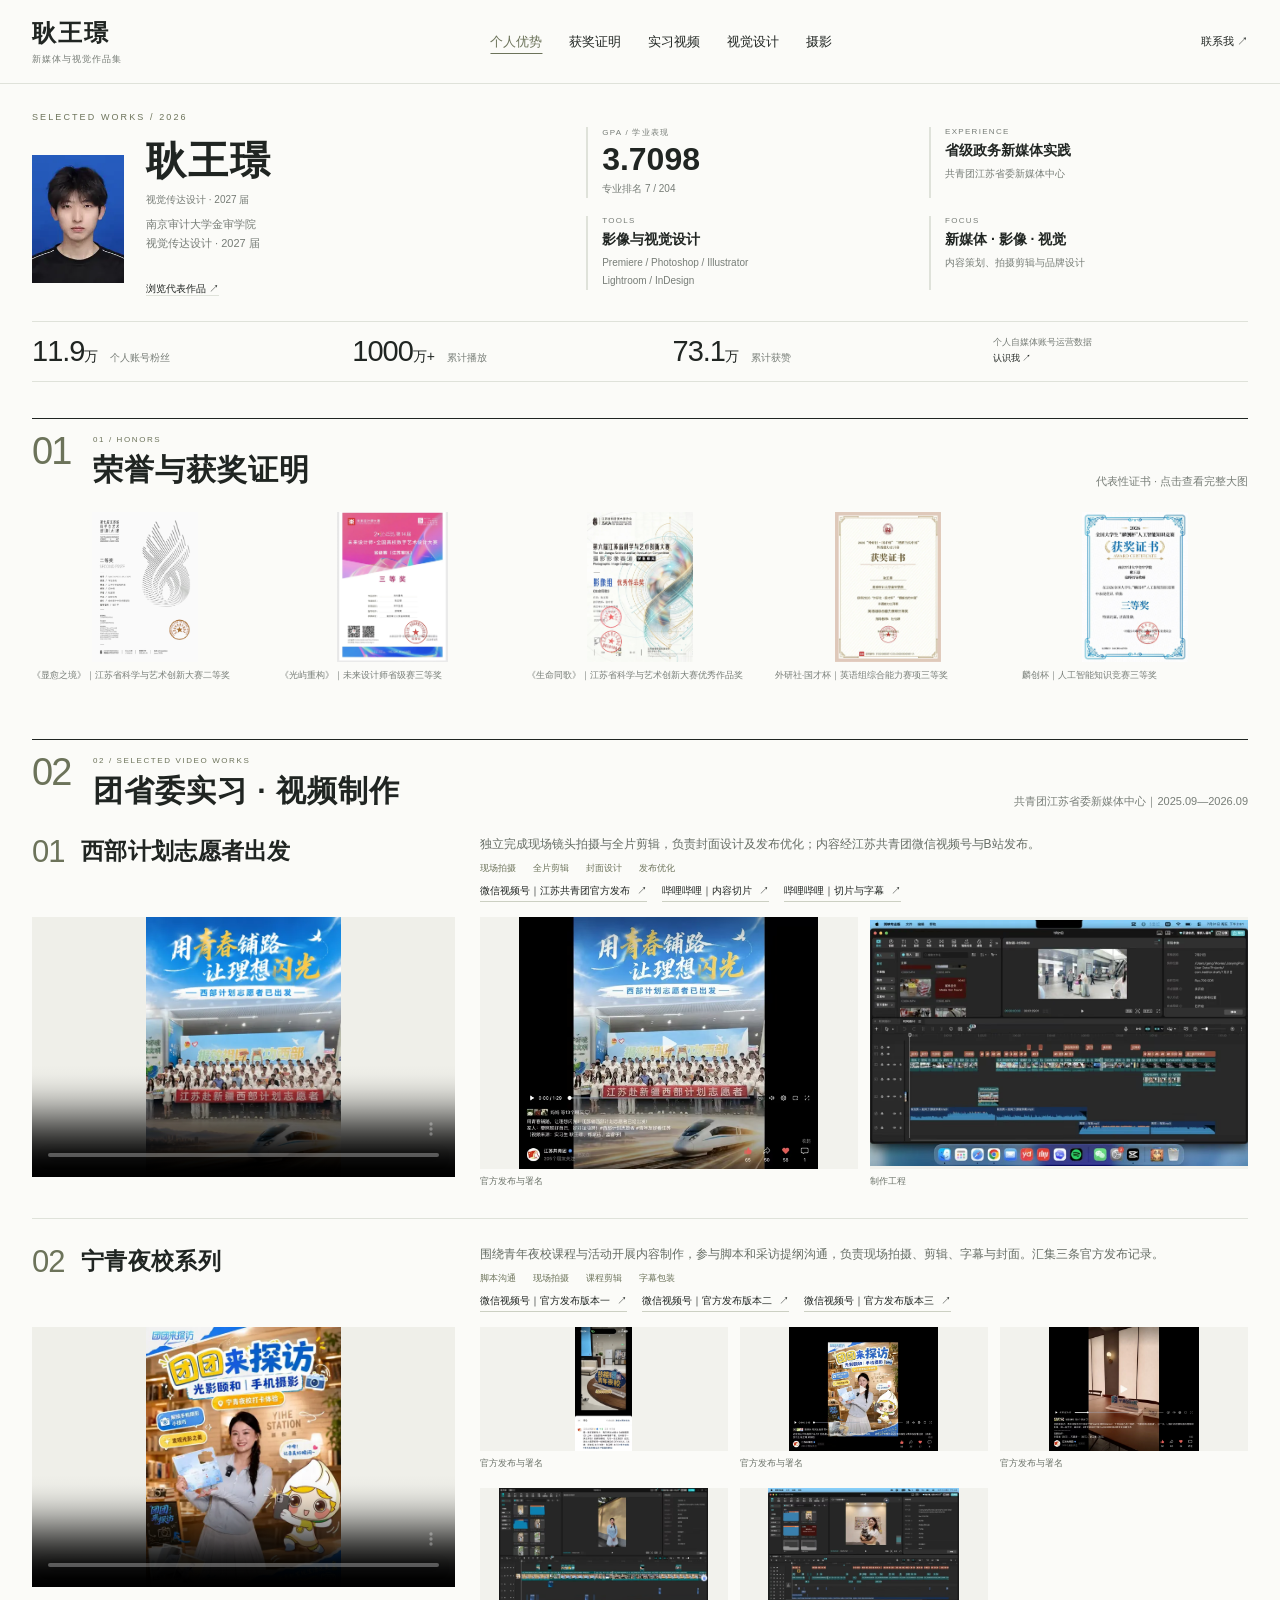
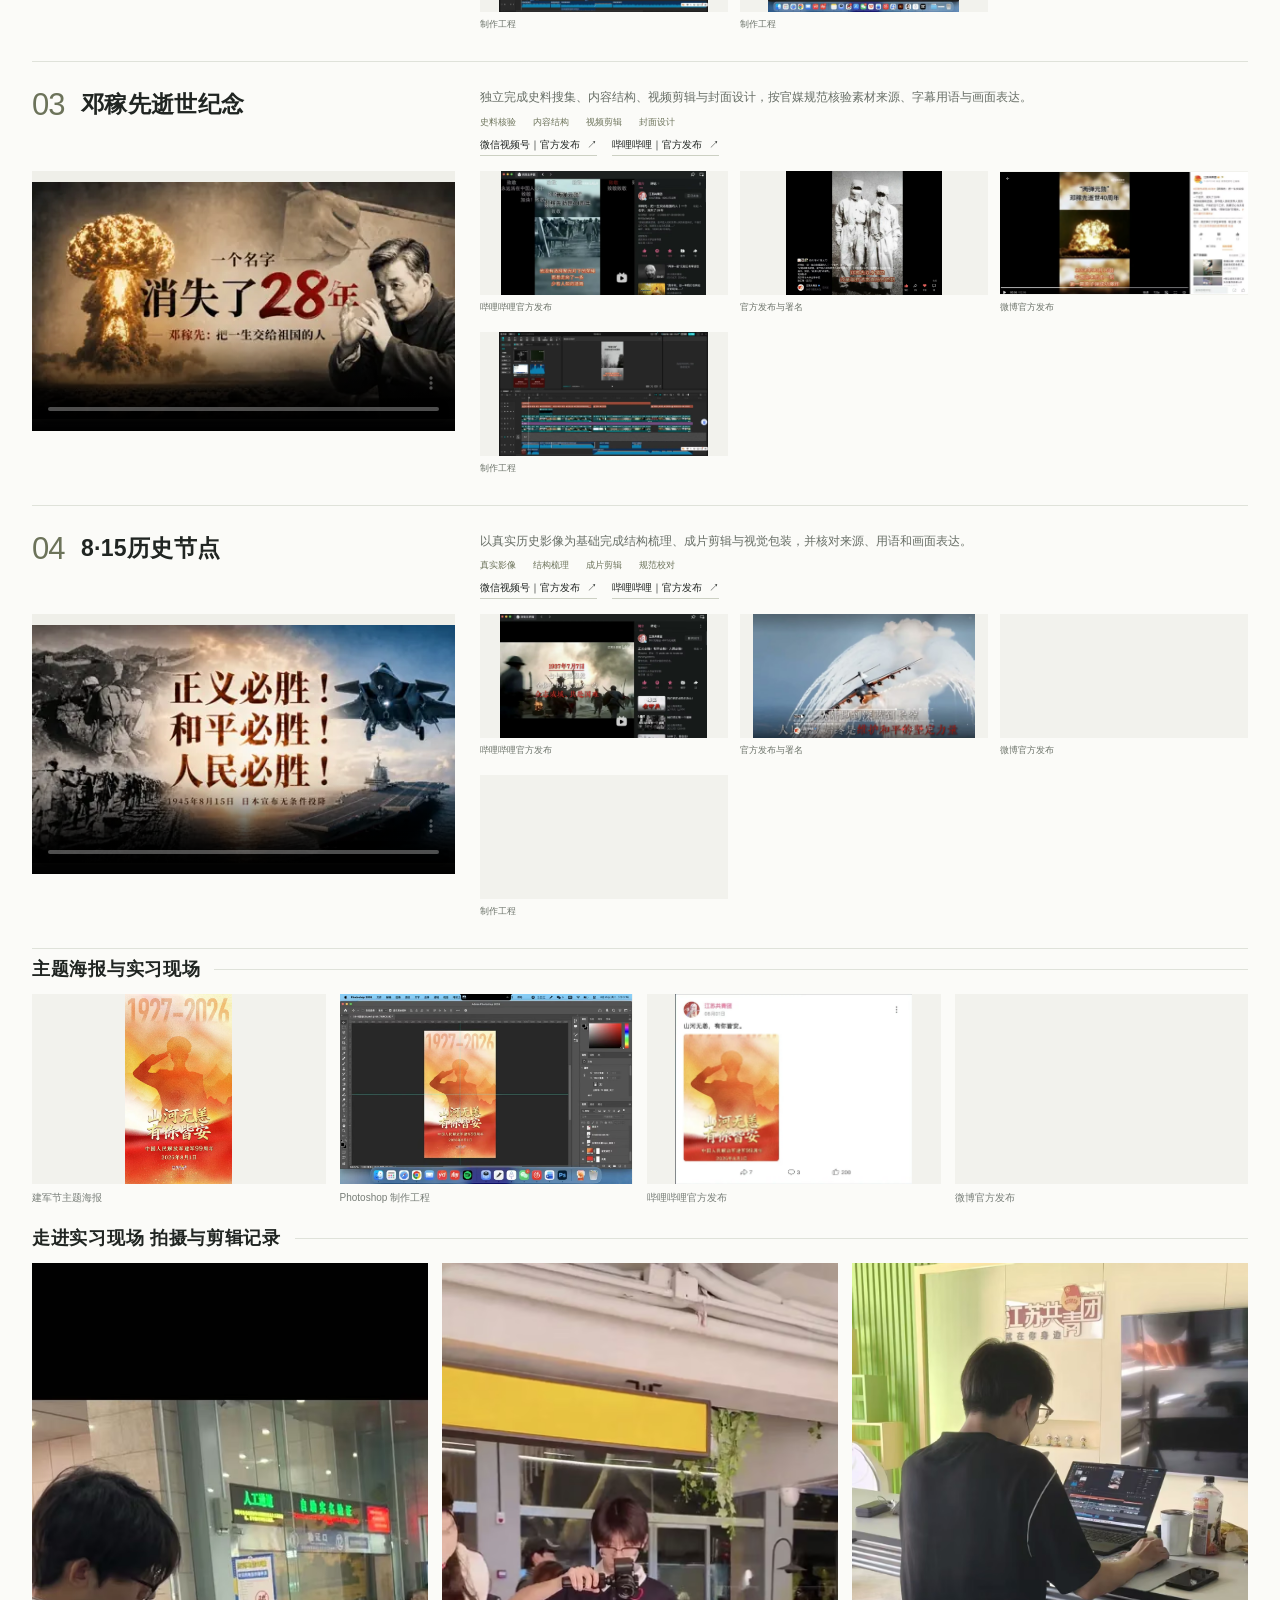
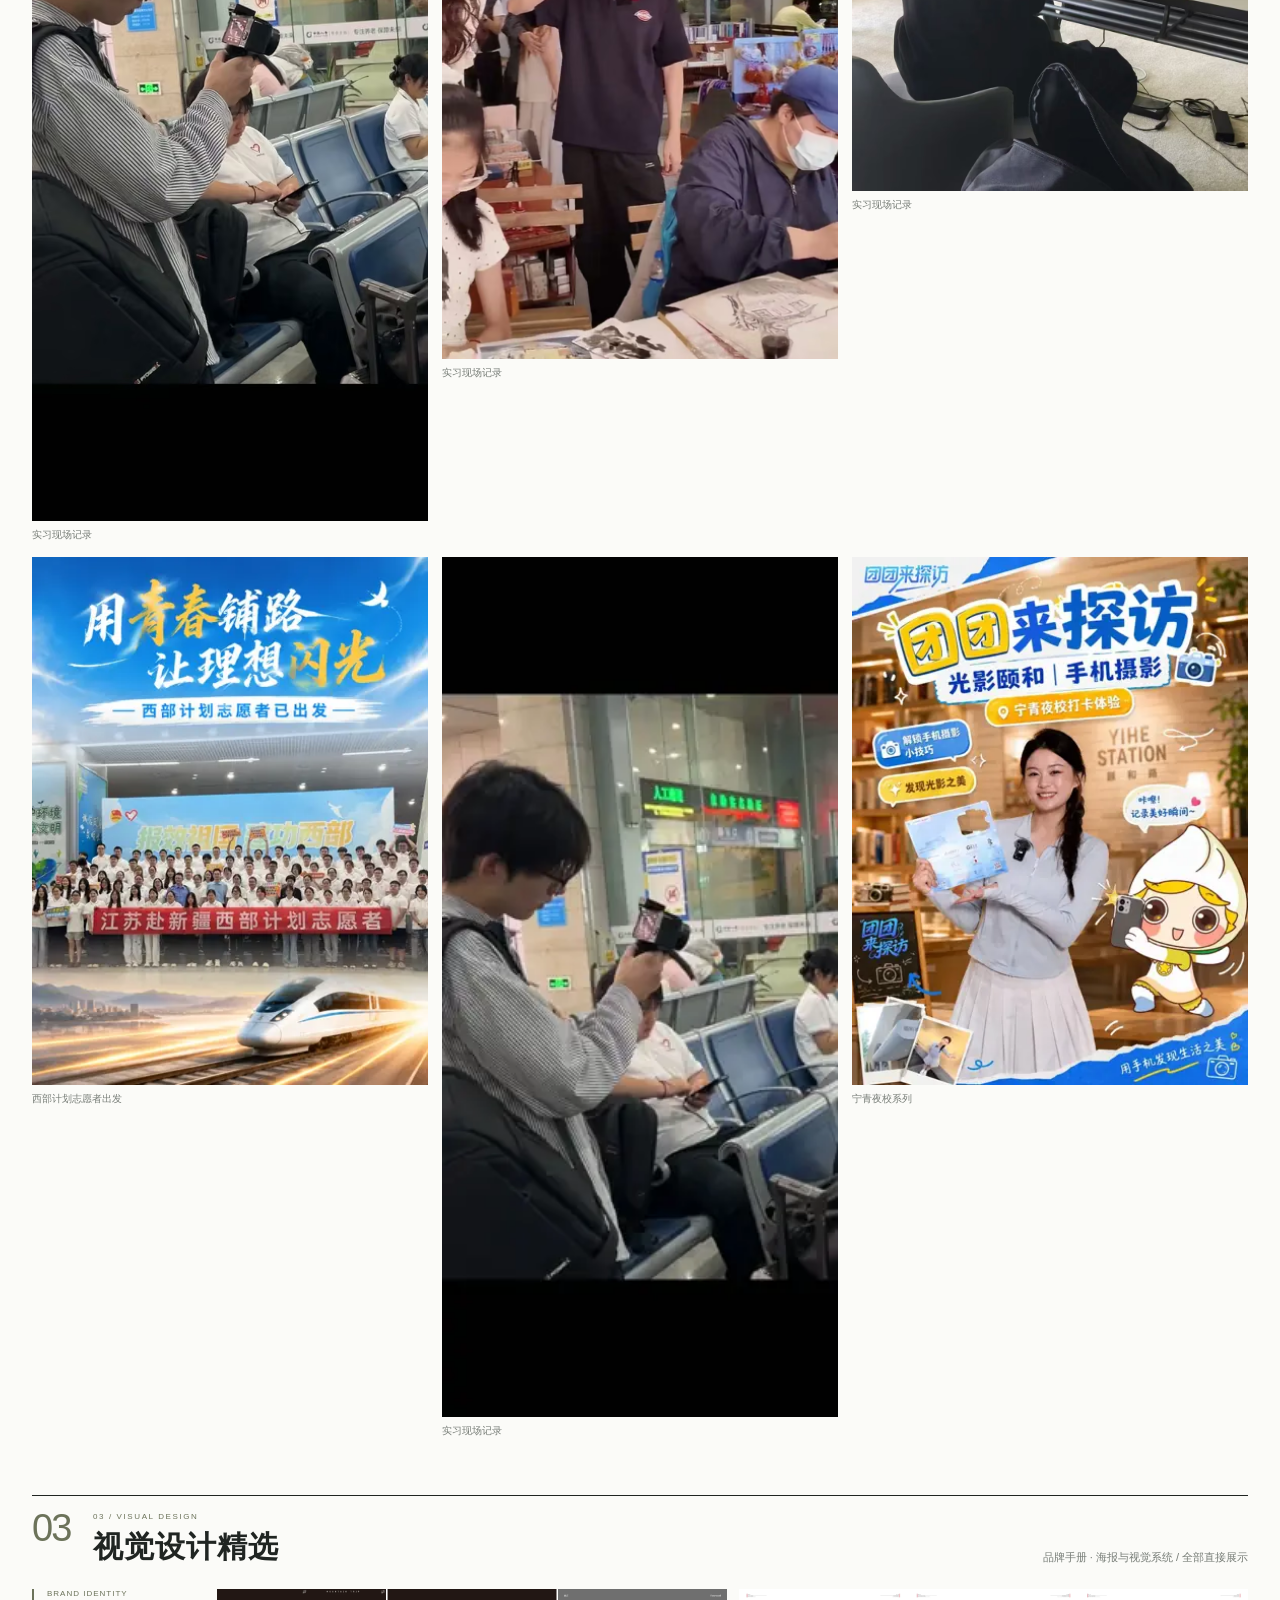
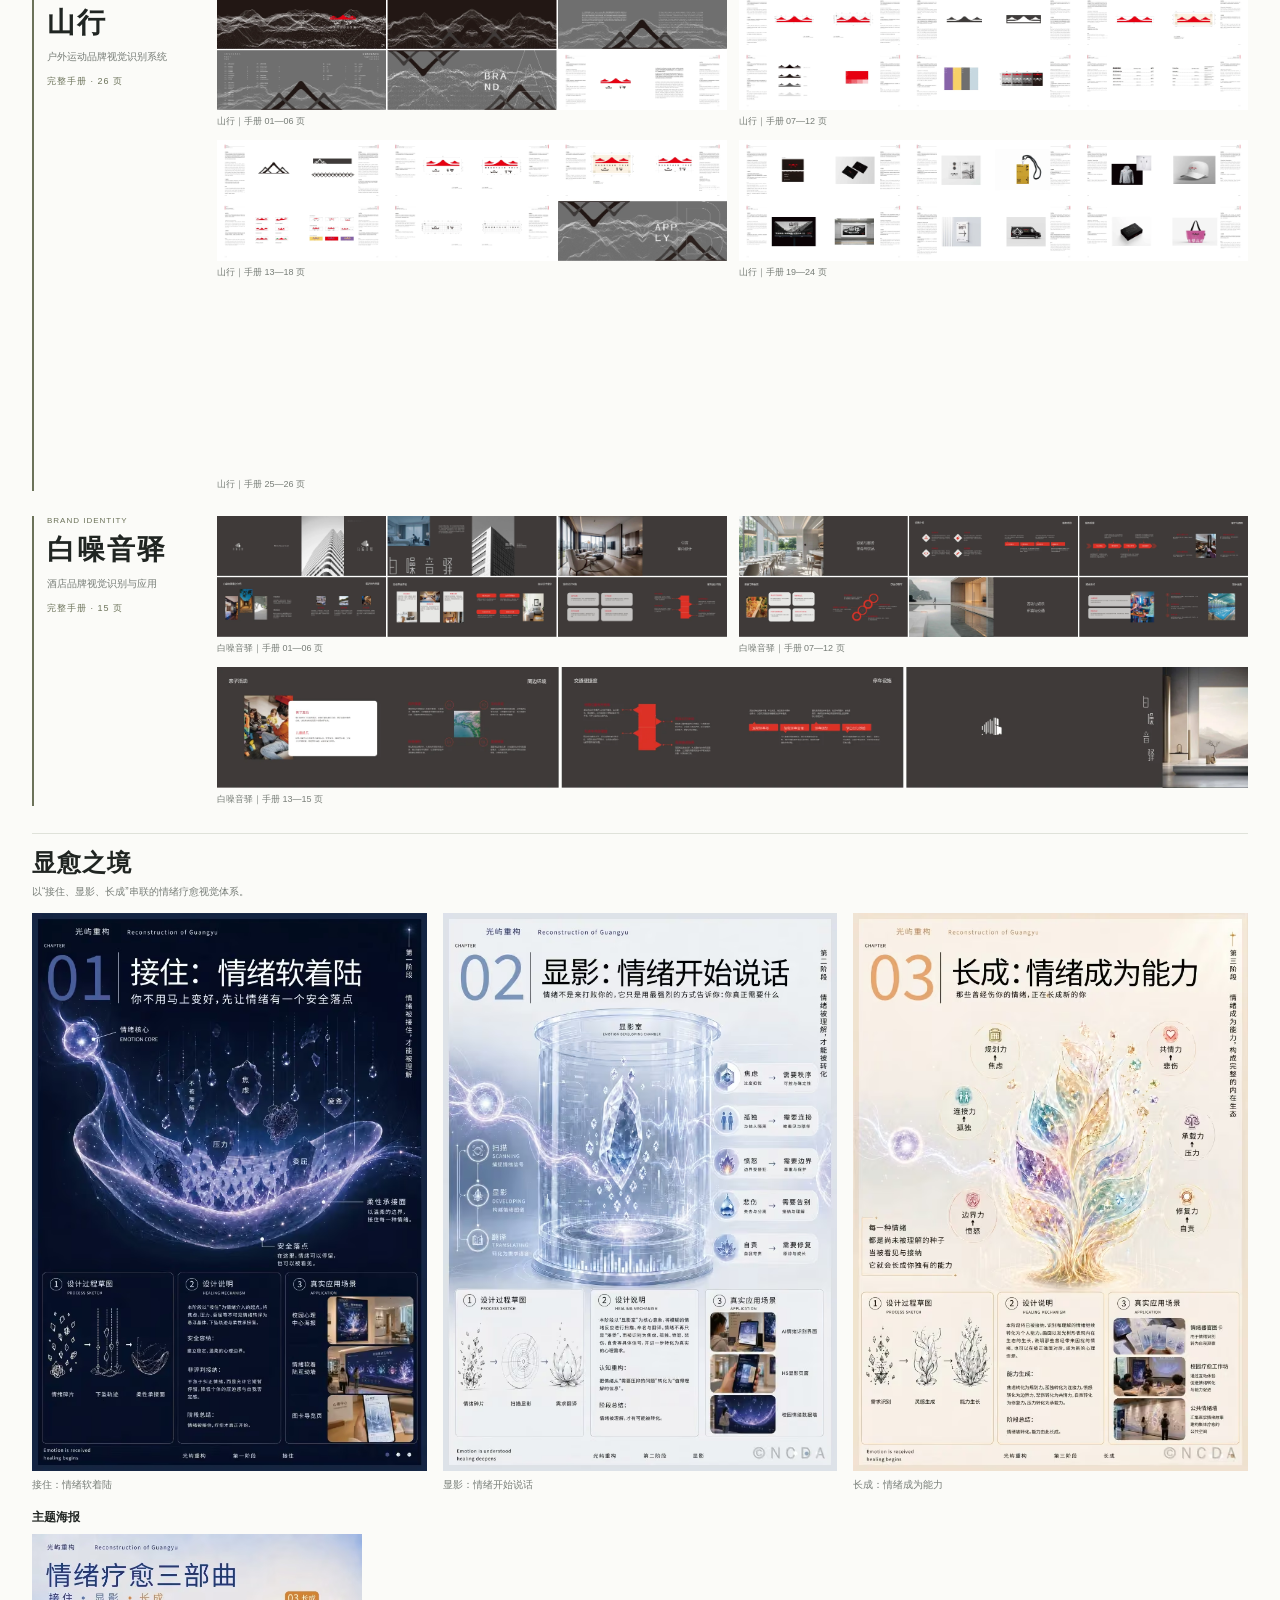
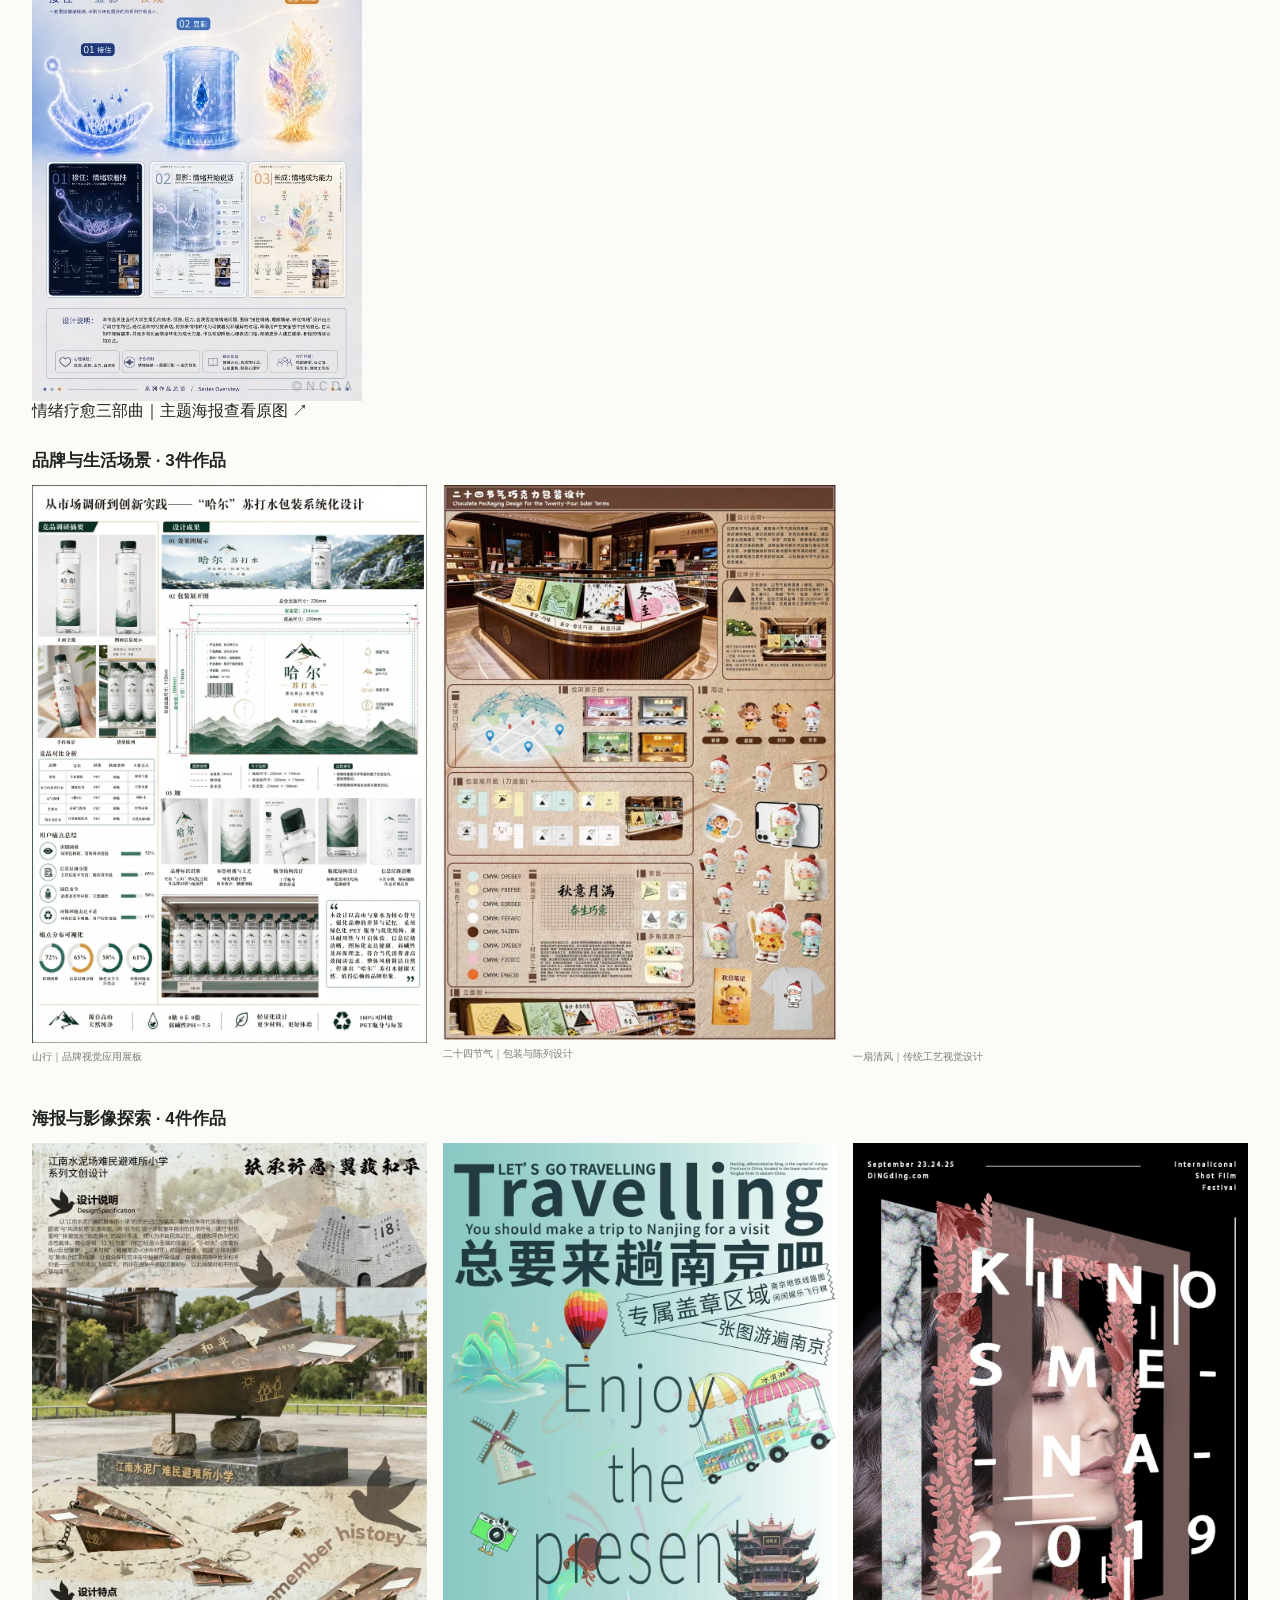
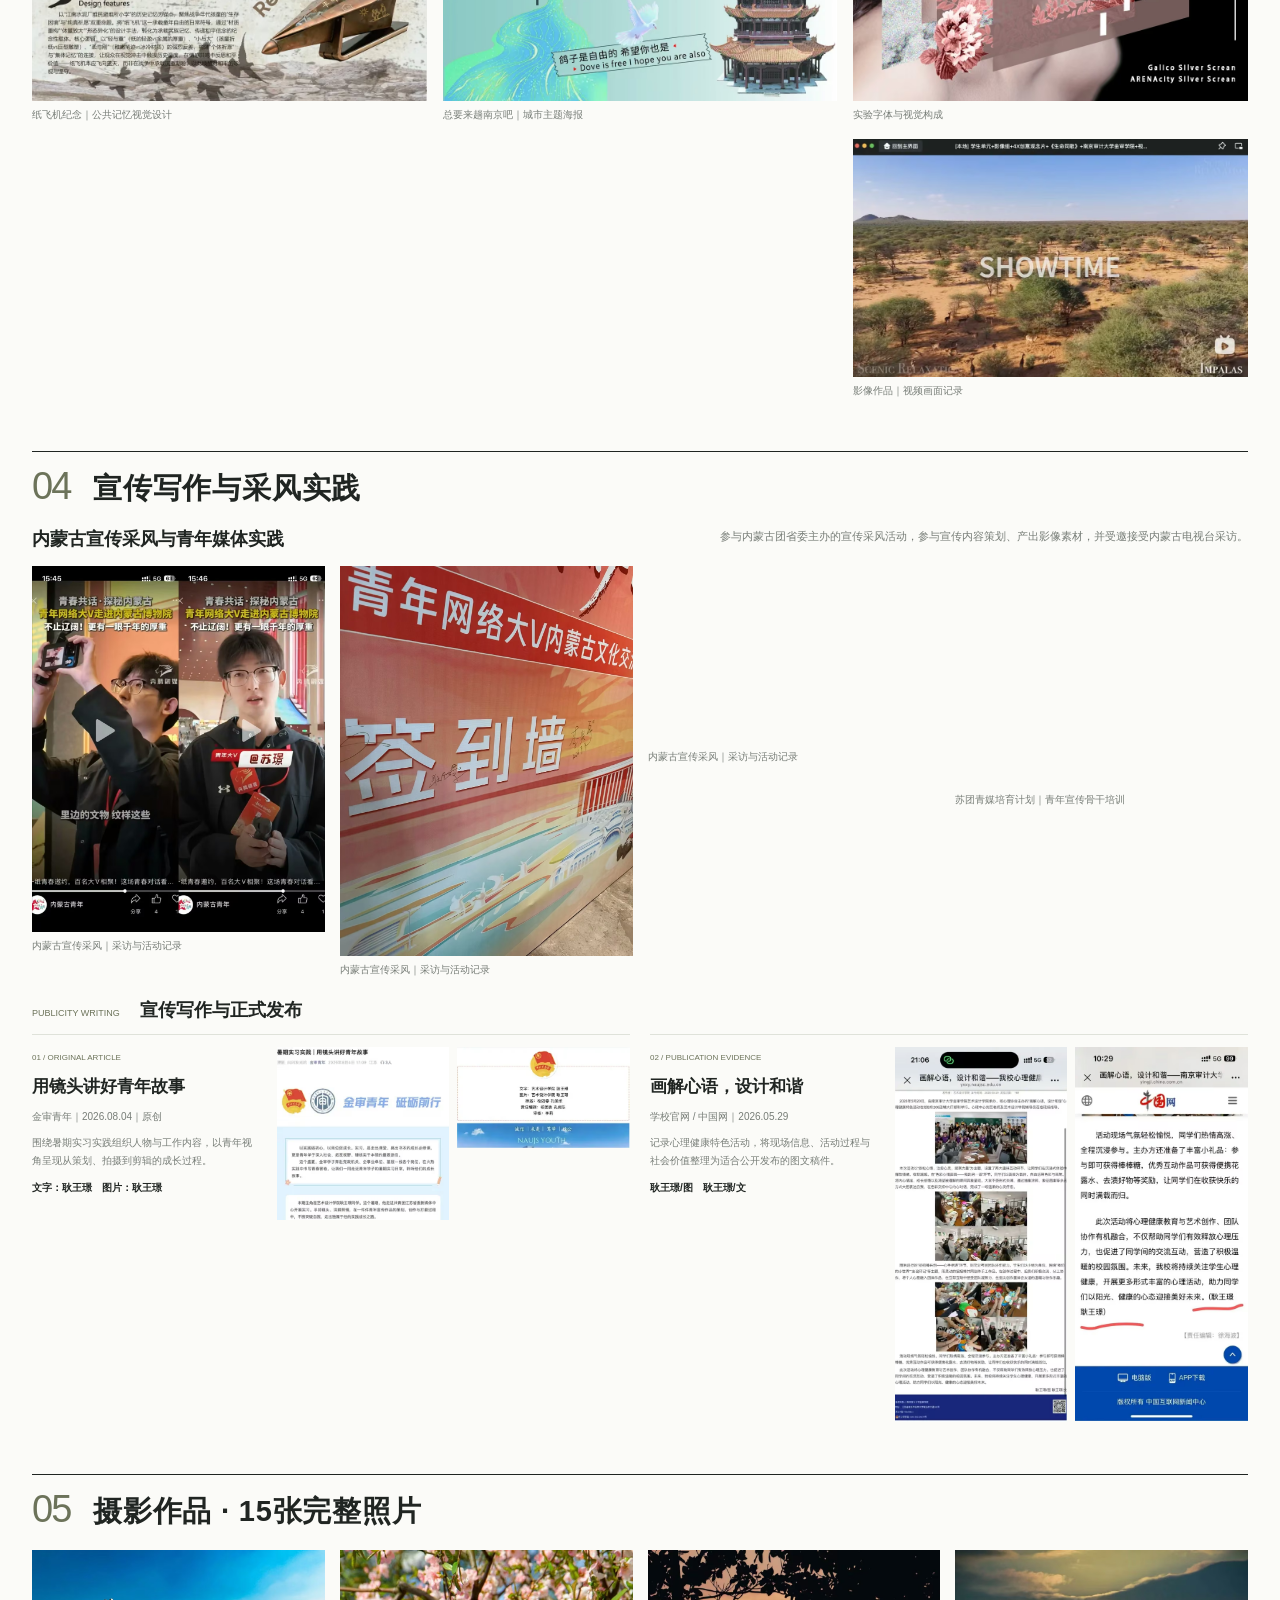
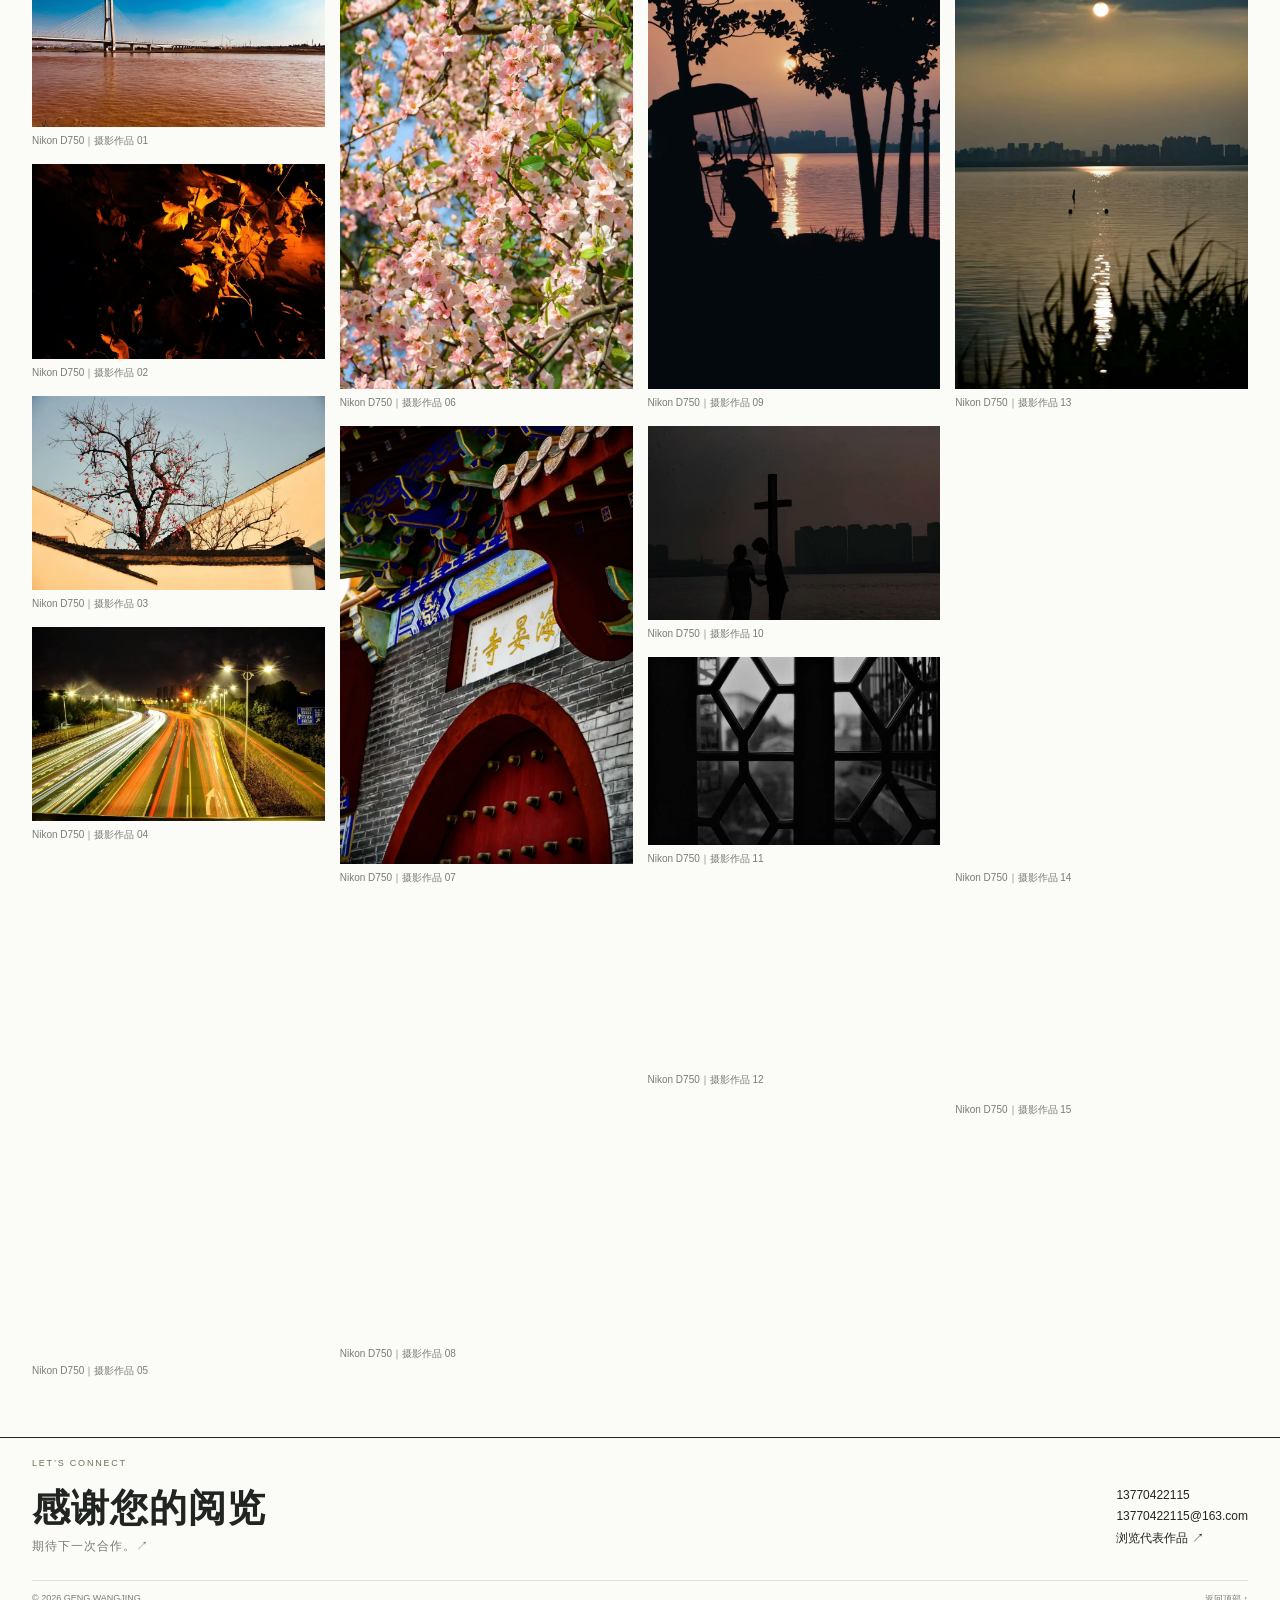
<file: index.html>
<!doctype html>
<html lang="zh-CN"><head><meta charset="utf-8"><meta name="viewport" content="width=device-width,initial-scale=1"><title>耿王璟｜新媒体与视觉作品集</title><meta name="description" content="耿王璟的线上作品集：共青团江苏省委新媒体中心实习、影像创作、品牌视觉与摄影。"><meta name="theme-color" content="#f8f9f5"><link rel="icon" href="favicon.svg"><style>:root{--ink:#202522;--muted:#777d77;--accent:#6c735a;--line:#dfe2da;--paper:#fbfbf8;--shell:min(1220px,calc(100% - 64px))}*{box-sizing:border-box;min-width:0}html{scroll-padding-top:100px;scroll-behavior:smooth}body{margin:0;background:var(--paper);color:var(--ink);font-family:'Microsoft YaHei','PingFang SC',Arial,sans-serif;-webkit-font-smoothing:antialiased}a{color:inherit;text-decoration:none}a:hover{color:var(--accent)}p,h1,h2,h3,h4,figure{margin:0}img,video{display:block;max-width:100%;height:auto;object-fit:contain}img[data-full]{cursor:zoom-in}button{font:inherit}.shell{width:var(--shell);margin-inline:auto}header{display:flex;align-items:center;justify-content:space-between;gap:28px;padding:17px max(32px,calc((100% - 1220px)/2));position:sticky;top:0;z-index:20;background:#fbfbf8f5;border-bottom:1px solid var(--line)}.brand{font-size:23px;font-weight:700;letter-spacing:2px;white-space:nowrap}.brand>span{display:block;letter-spacing:1px;font-size:9px;font-weight:400;color:var(--muted);margin-top:4px}nav{display:flex;gap:24px;font-size:12px}nav a.active{color:var(--accent);text-decoration:underline;text-underline-offset:7px}.contact-nav{font-size:11px;white-space:nowrap}.section{padding-block:28px}.section-head{display:flex;align-items:end;justify-content:space-between;gap:24px;border-top:2px solid var(--ink);padding-top:13px;margin-bottom:18px}.section-kicker{display:block;font-size:9px;letter-spacing:1.8px;color:var(--accent);margin-bottom:5px}.section-head h2{font-size:27px;line-height:1.4;letter-spacing:1px}.section-head>p{font-size:11px;color:var(--muted);line-height:1.8;max-width:360px}.about-top{padding-top:28px;padding-bottom:17px}.about-grid{display:grid;grid-template-columns:1fr 1.3fr;gap:50px;align-items:center}.author-portrait{display:grid;grid-template-columns:86px 1fr;gap:22px;align-items:center}.author-portrait>img{width:86px;height:auto}.author-portrait figcaption{font-size:34px;font-weight:650;line-height:1.3;letter-spacing:1px}.author-portrait figcaption>span{display:block;font-size:10px;font-weight:400;color:var(--muted);margin-top:7px;letter-spacing:0}.author-school{font-size:11px!important;font-weight:400;line-height:1.7;color:var(--muted);margin-top:9px;letter-spacing:0}.download{display:inline-block;font-size:10px!important;font-weight:400;margin-top:8px;border-bottom:1px solid var(--line);letter-spacing:0}.about-facts{display:grid;grid-template-columns:1fr 1fr;gap:18px 24px}.about-facts>div{border-left:2px solid var(--line);padding-left:14px}.about-facts span{display:block;font-size:8px;letter-spacing:1px;color:var(--muted);margin-bottom:5px}.about-facts strong{font-size:14px;font-weight:600}.about-facts>div:first-child strong{font-size:27px;line-height:1}.about-facts p{font-size:10px;line-height:1.8;color:var(--muted);margin-top:5px}.hero{padding-bottom:8px}.metrics{display:grid;grid-template-columns:repeat(3,1fr) .85fr;border-block:1px solid var(--line);padding:13px 0;gap:20px}.metrics>div{display:flex;gap:12px;align-items:baseline}.metrics strong{font-size:29px;letter-spacing:-1px;font-weight:500}.metrics small{font-size:14px;letter-spacing:0}.metrics span{font-size:10px;color:var(--muted)}.metrics>p{font-size:9px;color:var(--muted);line-height:1.7}.metrics>p a{color:var(--ink)}.image-grid{display:grid;grid-template-columns:repeat(3,minmax(0,1fr));gap:14px;align-items:start}.image-grid figure{margin:0;align-self:start;break-inside:avoid}.complete-image{display:block;width:100%}.complete-image>img,.image-grid figure>img{width:100%;height:auto;padding:0}.image-grid figcaption{font-size:10px;line-height:1.6;color:var(--muted);padding-top:6px}.image-grid figcaption>span{display:none}.award-grid{grid-template-columns:repeat(5,minmax(0,1fr));gap:22px}.award-grid .complete-image>img{width:auto;max-width:100%;height:150px;margin-inline:auto}.award-grid figcaption{font-size:9px}.video-projects{display:grid;gap:25px}.video-project{display:grid;grid-template-columns:minmax(0,.8fr) minmax(0,1.7fr);gap:22px;border-bottom:1px solid var(--line);padding-bottom:22px}.project-top{display:flex;flex-direction:column;gap:10px}.player{position:relative;background:#f0f0e9}.player video{width:100%;height:218px}.media-index{display:none}.project-info{padding:0}.video-number{font-size:9px;letter-spacing:1px;color:var(--accent);display:block;margin-bottom:4px}.project-info h3{font-size:21px;line-height:1.5}.video-details{padding:0}.detail-heading{font-size:12px;font-weight:600;margin:0 0 8px}.video-details>.detail-heading{display:none}.case-evidence-body>p{font-size:12px;line-height:1.85;color:var(--muted);margin-bottom:7px}.tags{list-style:none;display:flex;gap:6px 14px;flex-wrap:wrap;padding:0;margin:8px 0;font-size:9px;color:var(--accent)}.publication-links{display:flex;flex-wrap:wrap;gap:7px 16px;margin:8px 0 12px}.publication-links a{display:inline-flex;gap:7px;font-size:10px;line-height:1.5;border-bottom:1px solid var(--line);padding-bottom:3px}.proof-grid{columns:3;column-gap:12px;display:block}.proof-grid>figure{margin-bottom:12px}.proof-grid figcaption{font-size:8px;padding-top:4px}.supplement{padding-top:8px}.supplement>.detail-heading,.field-details>.detail-heading{font-size:17px;letter-spacing:.6px;margin-bottom:12px}.poster-proof{columns:4;column-gap:14px;display:block}.poster-proof>figure{margin-bottom:14px}.field-details{margin-top:20px}.experience-gallery{columns:6;column-gap:12px;display:block}.experience-gallery figure{break-inside:avoid;margin-bottom:12px}.experience-gallery img{width:100%;height:auto}.experience-gallery figcaption{font-size:8px;color:var(--muted);line-height:1.7;margin-top:4px}.brand-grid{display:grid;gap:25px}.brand-project{display:grid;grid-template-columns:165px minmax(0,1fr);gap:20px}.brand-heading{padding-top:2px;border-top:1px solid var(--line)}.brand-heading>span{font-size:8px;letter-spacing:1px;color:var(--accent);display:block;margin-top:9px}.brand-heading h3{font-size:26px;letter-spacing:1px;margin:6px 0}.brand-heading p{font-size:10px;color:var(--muted);line-height:1.8}.manual-count{font-size:9px!important}.manual-gallery{display:grid;grid-template-columns:repeat(2,minmax(0,1fr));gap:12px;align-items:start}.manual-gallery figure{margin:0}.manual-gallery figure:last-child:nth-child(odd){grid-column:1/-1}.manual-gallery img{width:100%;height:auto}.manual-gallery figcaption{font-size:9px;color:var(--muted);margin-top:5px}.manual-gallery figcaption>span{display:none}.collection{margin-top:27px}.collection-title{margin-bottom:13px;display:flex;align-items:baseline;gap:20px}.collection-title>span,.collection-title>b{display:none}.collection-title h3{font-size:22px}.collection-title p{font-size:10px;color:var(--muted);line-height:1.7;margin-top:4px}.design-grid{columns:3;column-gap:16px;display:block}.design-grid>figure{margin-bottom:16px}.collection-featured .design-grid{display:grid;grid-template-columns:repeat(3,minmax(0,1fr));gap:16px}.collection-featured .design-grid>figure{margin:0}.theme-poster{margin-top:16px;max-width:330px}.collection-group{margin-top:23px}.collection-group>.detail-heading{font-size:17px;margin-bottom:13px}.compact-body{padding:0}.folded-section{padding-top:24px}.section-details>.detail-heading{font-size:25px;border-top:2px solid var(--ink);padding-top:13px;margin-bottom:17px}.practice-intro{display:flex;justify-content:space-between;gap:25px;margin-bottom:15px}.practice-intro h3{font-size:18px}.practice-intro p{font-size:11px;color:var(--muted);line-height:1.8;max-width:540px}.practice-grid{columns:4;display:block;column-gap:15px}.practice-grid>figure{margin-bottom:15px}.subhead{display:flex;align-items:baseline;gap:20px;margin:20px 0 12px}.subhead>span{font-size:9px;color:var(--accent)}.subhead h3{font-size:18px}.writing-grid{display:grid;grid-template-columns:repeat(2,minmax(0,1fr));gap:20px}.writing-case{display:grid;grid-template-columns:.65fr 1fr;gap:15px;border-top:1px solid var(--line);padding-top:12px}.writing-copy{font-size:11px;line-height:1.8}.case-number{font-size:8px;color:var(--accent)}.writing-copy h3{font-size:17px;margin:5px 0}.writing-copy p{font-size:10px;color:var(--muted);line-height:1.8;margin-bottom:8px}.writing-copy strong{font-size:10px}.article-gallery{display:flex;align-items:start;gap:8px}.article-gallery a{flex:1}.article-gallery img{width:100%;height:auto}.photo-grid{columns:4;column-gap:15px;display:block}.photo-grid>figure{margin-bottom:15px}footer{border-top:2px solid var(--ink);padding:20px 0;margin-top:30px}.footer-main{display:flex;align-items:center;justify-content:space-between;gap:25px;margin:12px 0 25px}.footer-main h2{font-size:34px;line-height:1.5}.footer-main h2>span{display:block;font-size:12px;color:var(--muted);font-weight:400}.footer-main>div{display:grid;gap:7px;font-size:12px}.footer-bottom{border-top:1px solid var(--line);padding-top:12px;font-size:9px;color:var(--muted);display:flex;justify-content:space-between;gap:15px}dialog{width:min(96vw,1500px);height:94vh;max-height:94vh;max-width:none;padding:0;background:var(--paper);border:0}dialog::backdrop{background:#18201bd9}.lightbox-bar{display:flex;justify-content:space-between;align-items:center;gap:15px;padding:12px 16px;height:55px;border-bottom:1px solid var(--line);font-size:11px}.lightbox-bar button{border:1px solid var(--line);padding:7px 13px;background:transparent;cursor:pointer}.lightbox-scroll{height:calc(100% - 55px);overflow:auto;padding:10px;display:flex;justify-content:center;align-items:flex-start}.lightbox-scroll img{max-width:100%;width:auto;height:auto}a:focus-visible,button:focus-visible,img:focus-visible{outline:2px solid var(--accent);outline-offset:3px}
@media(min-width:1500px){:root{--shell:min(1400px,calc(100% - 100px))}header{padding-inline:max(50px,calc((100% - 1400px)/2))}.manual-gallery{grid-template-columns:repeat(2,minmax(0,1fr))}}
@media(max-width:800px){:root{--shell:calc(100% - 32px)}header{padding:12px 16px 9px;gap:9px;flex-wrap:wrap}.brand{font-size:20px}.brand>span{display:none}.contact-nav{margin-left:auto;font-size:10px}nav{order:3;flex-basis:100%;justify-content:space-between;gap:12px;font-size:10px;padding-top:6px}.section{padding-block:21px}.section-head{display:block;margin-bottom:14px;padding-top:10px}.section-head h2{font-size:23px}.section-head>p{font-size:10px;margin-top:5px}.section-kicker{font-size:8px}.about-top{padding-top:20px;padding-bottom:16px}.about-grid{grid-template-columns:1fr;gap:20px}.author-portrait{grid-template-columns:68px 1fr;gap:17px}.author-portrait>img{width:68px}.author-portrait figcaption{font-size:27px}.about-facts{gap:14px 18px}.about-facts strong{font-size:12px}.about-facts p{font-size:9px}.metrics{grid-template-columns:repeat(3,1fr);gap:9px;padding:10px 0}.metrics>div{display:block}.metrics strong{font-size:23px}.metrics span{font-size:8px;display:block;margin-top:4px}.metrics>p{grid-column:1/-1;font-size:8px;display:flex;justify-content:space-between}.metrics>p br{display:none}.award-grid{grid-template-columns:repeat(3,minmax(0,1fr));gap:15px}.award-grid .complete-image>img{height:130px}.award-grid figcaption{font-size:8px}.video-project{grid-template-columns:1fr;gap:12px;padding-bottom:18px}.project-top{display:grid;grid-template-columns:1fr 1fr;gap:13px;align-items:center}.player video{height:180px}.project-info h3{font-size:18px}.case-evidence-body>p{font-size:11px;line-height:1.8}.proof-grid{columns:3;column-gap:9px}.proof-grid figcaption{font-size:8px}.publication-links a{font-size:9px}.poster-proof{columns:2}.experience-gallery{columns:3;column-gap:10px}.brand-project{grid-template-columns:1fr;gap:12px}.brand-heading{display:grid;grid-template-columns:1fr auto;gap:0 12px;padding-top:7px}.brand-heading>span:first-child{grid-column:1/-1;font-size:7px;margin-top:0}.brand-heading h3{font-size:24px;grid-row:2}.brand-heading p{grid-row:3}.manual-count{grid-column:2;grid-row:2!important;align-self:center;margin:0!important}.manual-gallery{grid-template-columns:1fr;gap:10px}.manual-gallery figcaption{font-size:8px}.collection-title{display:block}.collection-title h3{font-size:21px}.collection-title p{font-size:9px}.collection-featured .design-grid{gap:10px}.image-grid figcaption{font-size:8px}.design-grid{columns:2;column-gap:12px}.theme-poster{max-width:none}.theme-poster .image-grid{grid-template-columns:1fr}.theme-poster .image-grid img{width:100%;max-width:320px}.practice-intro{display:block}.practice-intro h3{font-size:17px;margin-bottom:8px}.practice-intro p{font-size:10px}.practice-grid{columns:2;column-gap:12px}.writing-grid{grid-template-columns:1fr;gap:18px}.writing-case{grid-template-columns:.7fr 1fr;gap:12px}.writing-copy h3{font-size:16px}.writing-copy p{font-size:9px}.photo-grid{columns:2;column-gap:12px}.section-details>.detail-heading{font-size:22px}.footer-main{display:block}.footer-main h2{font-size:28px}.footer-main>div{margin-top:15px}.footer-bottom{font-size:8px}.lightbox-bar{font-size:9px}}
@media(max-width:380px){.player video{height:155px}.project-info h3{font-size:16px}.award-grid .complete-image>img{height:110px}.proof-grid{columns:2}.metrics strong{font-size:21px}}
@media(prefers-reduced-motion:reduce){html{scroll-behavior:auto}}

/* Aligned cases and a consistent editorial hierarchy. */
.proof-grid:has(>figure:nth-child(2):last-child){grid-template-columns:repeat(2,minmax(0,1fr))}.proof-grid:has(>figure:nth-child(2):last-child) .complete-image{aspect-ratio:3/2}
header{background:var(--paper)}.brand{font-size:24px}nav{font-size:13px;gap:27px}
.profile-eyebrow{font-size:9px;letter-spacing:2.1px;color:var(--accent);margin-bottom:12px}
.author-portrait figcaption{font-size:40px;letter-spacing:2px}.author-portrait{grid-template-columns:92px 1fr}.author-portrait>img{width:92px}
.about-grid{gap:45px}.about-facts span{letter-spacing:1.3px}.about-facts>div:first-child strong{font-size:32px}
.section-head{position:relative;padding:16px 0 0 61px;min-height:71px;border-top:1px solid var(--ink);margin-bottom:21px}
.section-head:before{content:attr(data-section);position:absolute;left:0;top:13px;font-size:38px;line-height:1;font-weight:400;color:var(--accent);letter-spacing:-2px}
.section-head h2{font-size:30px;letter-spacing:1px}.section-head .section-kicker{font-size:8px;letter-spacing:1.6px}
.section-head>p{font-size:11px}.video-projects{gap:24px}
.video-project{grid-template-columns:minmax(0,.88fr) minmax(0,1.6fr);gap:15px 25px;border-bottom:1px solid var(--line);padding:0 0 24px}
.case-heading{grid-column:1/-1;display:grid;grid-template-columns:minmax(0,.88fr) minmax(0,1.6fr);gap:25px;align-items:start}
.project-info{position:relative;padding-left:49px}.video-number{font-size:0;position:absolute;top:0;left:0}
.video-number:before{content:attr(data-number);font-size:31px;line-height:1.2;letter-spacing:-1px;color:var(--accent);font-weight:400}
.project-info h3{font-size:23px;line-height:1.6;font-weight:650;letter-spacing:.3px}
.case-abstract>p{font-size:12px;color:#666d65;line-height:1.85;margin:0}
.case-abstract .tags{margin:7px 0 0;font-size:9px;gap:8px 17px}
.case-abstract .publication-links{margin:8px 0 0;gap:7px 15px}.publication-links a{font-size:10px;border-bottom:1px solid #ccd0c3}
.project-top{display:block;align-self:start}.player{background:#f0f0e9}
.player video{height:260px;width:100%;object-fit:contain;background:#efefe9}
.video-details{align-self:start}.case-evidence-body{padding:0}
.proof-grid{display:grid;columns:auto;grid-template-columns:repeat(3,minmax(0,1fr));gap:12px;align-items:start}
.proof-grid>figure{margin:0;display:grid;grid-template-rows:auto 20px;gap:5px}
.proof-grid .complete-image{aspect-ratio:2/1;display:flex;justify-content:center;align-items:center;background:#f2f2ed}
.proof-grid .complete-image>img{width:100%;height:100%;max-height:100%;object-fit:contain;padding:0}
.proof-grid figcaption{padding:0;font-size:9px;color:#6d746b;line-height:1.6;min-height:20px}
.supplement>.detail-heading,.field-details>.detail-heading{font-size:18px;font-weight:600;letter-spacing:.7px;margin-bottom:13px;display:flex;align-items:center;gap:14px}
.supplement>.detail-heading:after,.field-details>.detail-heading:after{content:'';height:1px;background:var(--line);flex:1}
.poster-proof{display:grid;columns:auto;grid-template-columns:repeat(4,minmax(0,1fr));gap:14px}
.poster-proof>figure{margin:0}.poster-proof .complete-image{height:190px;display:flex;align-items:center;justify-content:center;background:#f2f2ed}
.poster-proof .complete-image>img{height:100%;width:100%;object-fit:contain}
.experience-gallery{display:grid;columns:auto;grid-template-columns:repeat(6,minmax(0,1fr));gap:12px;align-items:start}
.experience-gallery>figure{margin:0}.experience-gallery picture{display:block;height:125px;background:#f2f2ed}
.experience-gallery img{height:125px;width:100%;object-fit:contain}.experience-gallery figcaption{min-height:24px}
.section-details>.detail-heading{position:relative;border-top:1px solid var(--ink);padding:17px 0 0 61px;min-height:58px;font-size:29px;letter-spacing:.8px;margin-bottom:18px}
.section-details>.detail-heading:before{content:attr(data-section);position:absolute;left:0;top:15px;font-size:38px;font-weight:400;letter-spacing:-2px;color:var(--accent);line-height:1}
.brand-heading{border-top:0;border-left:2px solid var(--accent);padding:0 0 0 13px}.brand-heading>span:first-child{margin-top:0}.brand-heading h3{font-size:28px;letter-spacing:2px}
.collection-title h3{font-size:24px;letter-spacing:1px}.collection-title{padding-top:13px;border-top:1px solid var(--line)}
footer{border-top:1px solid var(--ink)}.footer-main h2{font-size:38px;letter-spacing:1px}
@media(max-width:800px){
header{padding-block:12px 9px}.brand{font-size:21px}nav{font-size:11px;gap:12px}
.profile-eyebrow{font-size:8px;letter-spacing:1.7px;margin-bottom:9px}.author-portrait{grid-template-columns:69px 1fr}.author-portrait>img{width:69px}.author-portrait figcaption{font-size:30px}.about-grid{gap:18px}.about-facts>div:first-child strong{font-size:28px}
.section-head{padding-left:46px;min-height:64px;padding-top:13px;margin-bottom:16px}.section-head:before{font-size:30px;top:13px}.section-head h2{font-size:23px}.section-head>p{font-size:10px}
.video-project{grid-template-columns:1fr;gap:12px;padding-bottom:20px}.case-heading{grid-template-columns:1fr;gap:8px}.project-info{padding-left:38px}.project-info h3{font-size:21px}.video-number:before{font-size:27px}.case-abstract>p{font-size:11px;line-height:1.8}.case-abstract .tags{font-size:8px;gap:6px 13px}.case-abstract .publication-links{margin-top:8px}.publication-links a{font-size:9px}
.project-top{display:block}.player video{height:215px;max-height:none;width:100%}.proof-grid{grid-template-columns:repeat(3,minmax(0,1fr));gap:9px}.proof-grid>figure{grid-template-rows:auto 18px;gap:4px}.proof-grid figcaption{font-size:8px;min-height:18px}.proof-grid .complete-image{aspect-ratio:3/2}
.poster-proof{grid-template-columns:repeat(2,minmax(0,1fr));gap:12px}.poster-proof .complete-image{height:155px}
.experience-gallery{grid-template-columns:repeat(3,minmax(0,1fr));gap:10px}.experience-gallery picture,.experience-gallery img{height:100px}
.section-details>.detail-heading{font-size:23px;padding-left:46px}.section-details>.detail-heading:before{font-size:30px}.brand-heading{display:grid;border-left-width:2px;padding-left:11px}.brand-heading h3{font-size:25px}.collection-title h3{font-size:22px}.footer-main h2{font-size:30px}
}
</style></head><body><header><a class="brand" href="#about">耿王璟<span>新媒体与视觉作品集</span></a><nav aria-label="主导航"><a href="#about">个人优势</a><a href="#honors">获奖证明</a><a href="#projects">实习视频</a><a href="#visual">视觉设计</a><a href="#photography">摄影</a></nav><a class="contact-nav" href="#contact">联系我 ↗︎</a></header><main><section class="section shell about-top" id="about"><div class="about-grid"><div class="author-summary"><p class="profile-eyebrow">SELECTED WORKS / 2026</p><figure class="author-portrait"><img src="[data-uri]" data-full="portrait.webp" width="720" height="1002" alt="耿王璟个人照片" loading="eager" decoding="async" role="button" tabindex="0" aria-label="放大查看：耿王璟个人照片" fetchpriority="high"><figcaption>耿王璟<span>视觉传达设计 · 2027 届</span><p class="author-school">南京审计大学金审学院<br>视觉传达设计 · 2027 届</p><a class="download" href="#projects">浏览代表作品 ↗︎</a></figcaption></figure></div><div class="about-facts"><div><span>GPA / 学业表现</span><strong>3.7098</strong><p>专业排名 7 / 204</p></div><div><span>EXPERIENCE</span><strong>省级政务新媒体实践</strong><p>共青团江苏省委新媒体中心</p></div><div><span>TOOLS</span><strong>影像与视觉设计</strong><p>Premiere / Photoshop / Illustrator<br>Lightroom / InDesign</p></div><div><span>FOCUS</span><strong>新媒体 · 影像 · 视觉</strong><p>内容策划、拍摄剪辑与品牌设计</p></div></div></div></section><section id="top" class="hero shell"><div class="metrics"><div><strong>11.9<small>万</small></strong><span>个人账号粉丝</span></div><div><strong>1000<small>万+</small></strong><span>累计播放</span></div><div><strong>73.1<small>万</small></strong><span>累计获赞</span></div><p>个人自媒体账号运营数据<br><a href="#about">认识我 ↗︎</a></p></div></section><section id="honors" class="section shell honors-priority"><div class="section-head" data-section="01"><div><span class="section-kicker">01 / HONORS</span><h2>荣誉与获奖证明</h2></div><p>代表性证书 · 点击查看完整大图</p></div><div class="image-grid award-grid priority-awards"><figure class=""><picture class="complete-image"><source srcset="assets/fast-award-healing.avif" type="image/avif"></source><img width="1191" height="1684" alt="《显愈之境》｜江苏省科学与艺术创新大赛二等奖" loading="eager" decoding="async" data-full="assets/award-healing.png" tabindex="0" role="button" aria-label="放大查看：《显愈之境》｜江苏省科学与艺术创新大赛二等奖" fetchpriority="auto" src="assets/award-healing.png"></picture><figcaption>《显愈之境》｜江苏省科学与艺术创新大赛二等奖<span>查看原图 ↗︎</span></figcaption></figure><figure class=""><picture class="complete-image"><source srcset="assets/fast-work-071-preview.avif" type="image/avif"></source><img width="1000" height="1355" alt="《光屿重构》｜未来设计师省级赛三等奖" loading="eager" decoding="async" data-full="assets/work-071.webp" tabindex="0" role="button" aria-label="放大查看：《光屿重构》｜未来设计师省级赛三等奖" fetchpriority="auto" src="assets/work-071-preview.webp"></picture><figcaption>《光屿重构》｜未来设计师省级赛三等奖<span>查看原图 ↗︎</span></figcaption></figure><figure class=""><picture class="complete-image"><source srcset="assets/fast-work-068-preview.avif" type="image/avif"></source><img width="990" height="1400" alt="《生命同歌》｜江苏省科学与艺术创新大赛优秀作品奖" loading="eager" decoding="async" data-full="assets/work-068.webp" tabindex="0" role="button" aria-label="放大查看：《生命同歌》｜江苏省科学与艺术创新大赛优秀作品奖" fetchpriority="auto" src="assets/work-068-preview.webp"></picture><figcaption>《生命同歌》｜江苏省科学与艺术创新大赛优秀作品奖<span>查看原图 ↗︎</span></figcaption></figure><figure class=""><picture class="complete-image"><source srcset="assets/fast-work-070-preview.avif" type="image/avif"></source><img width="990" height="1400" alt="外研社·国才杯｜英语组综合能力赛项三等奖" loading="eager" decoding="async" data-full="assets/work-070.webp" tabindex="0" role="button" aria-label="放大查看：外研社·国才杯｜英语组综合能力赛项三等奖" fetchpriority="auto" src="assets/work-070-preview.webp"></picture><figcaption>外研社·国才杯｜英语组综合能力赛项三等奖<span>查看原图 ↗︎</span></figcaption></figure><figure class=""><picture class="complete-image"><source srcset="assets/fast-work-069-preview.avif" type="image/avif"></source><img width="990" height="1400" alt="麟创杯｜人工智能知识竞赛三等奖" loading="eager" decoding="async" data-full="assets/work-069.webp" tabindex="0" role="button" aria-label="放大查看：麟创杯｜人工智能知识竞赛三等奖" fetchpriority="auto" src="assets/work-069-preview.webp"></picture><figcaption>麟创杯｜人工智能知识竞赛三等奖<span>查看原图 ↗︎</span></figcaption></figure></div></section><section class="section shell" id="projects"><div class="section-head" data-index="02" data-section="02"><div><span class="section-kicker">02 / SELECTED VIDEO WORKS</span><h2>团省委实习 · 视频制作</h2></div><p>共青团江苏省委新媒体中心｜2025.09—2026.09</p></div><div class="video-projects"><article class="video-project" id="video-1"><div class="case-heading"><div class="project-info"><span class="video-number" data-number="01">01 / VIDEO</span><h3>西部计划志愿者出发</h3></div><div class="case-abstract"><p>独立完成现场镜头拍摄与全片剪辑，负责封面设计及发布优化；内容经江苏共青团微信视频号与B站发布。</p><ul class="tags"><li>现场拍摄</li><li>全片剪辑</li><li>封面设计</li><li>发布优化</li></ul><div class="publication-links"><a href="https://weixin.qq.com/sph/A8oJlguauW" target="_blank" rel="noopener noreferrer">微信视频号｜江苏共青团官方发布<span>↗︎</span></a><a href="https://www.bilibili.com/video/BV1gVuP6pE6D/" target="_blank" rel="noopener noreferrer">哔哩哔哩｜内容切片<span>↗︎</span></a><a href="https://www.bilibili.com/video/BV14CGA69EXD/" target="_blank" rel="noopener noreferrer">哔哩哔哩｜切片与字幕<span>↗︎</span></a></div></div></div><div class="project-top"><div class="player"><video controls="" playsinline="" preload="metadata" aria-label="西部计划志愿者出发" poster="[data-uri]"><source src="./western-plan.mp4" type="video/mp4"></source></video><span class="media-index">01 / VIDEO</span></div></div><div class="compact-details video-details content-group"><h3 class="detail-heading">职责、来源与制作证明</h3><div class="case-evidence-body"><div class="image-grid proof-grid"><figure class=""><picture class="complete-image"><source srcset="assets/fast-work-036-preview.avif" type="image/avif"></source><img width="1000" height="844" alt="官方发布与署名" loading="eager" decoding="async" data-full="assets/work-036.webp" tabindex="0" role="button" aria-label="放大查看：官方发布与署名" fetchpriority="auto" src="assets/work-036-preview.webp"></picture><figcaption>官方发布与署名<span>查看原图 ↗︎</span></figcaption></figure><figure class=""><picture class="complete-image"><source srcset="assets/fast-work-038-preview.avif" type="image/avif"></source><img width="1000" height="650" alt="制作工程" loading="eager" decoding="async" data-full="assets/work-038.webp" tabindex="0" role="button" aria-label="放大查看：制作工程" fetchpriority="auto" src="assets/work-038-preview.webp"></picture><figcaption>制作工程<span>查看原图 ↗︎</span></figcaption></figure></div></div></div></article><article class="video-project" id="video-2"><div class="case-heading"><div class="project-info"><span class="video-number" data-number="02">02 / VIDEO</span><h3>宁青夜校系列</h3></div><div class="case-abstract"><p>围绕青年夜校课程与活动开展内容制作，参与脚本和采访提纲沟通，负责现场拍摄、剪辑、字幕与封面。汇集三条官方发布记录。</p><ul class="tags"><li>脚本沟通</li><li>现场拍摄</li><li>课程剪辑</li><li>字幕包装</li></ul><div class="publication-links"><a href="https://weixin.qq.com/sph/AfR5YIBTmZ" target="_blank" rel="noopener noreferrer">微信视频号｜官方发布版本一<span>↗︎</span></a><a href="https://weixin.qq.com/sph/AHiTL7VC8U" target="_blank" rel="noopener noreferrer">微信视频号｜官方发布版本二<span>↗︎</span></a><a href="https://weixin.qq.com/sph/ABnNMtmgOx" target="_blank" rel="noopener noreferrer">微信视频号｜官方发布版本三<span>↗︎</span></a></div></div></div><div class="project-top"><div class="player"><video controls="" playsinline="" preload="metadata" aria-label="宁青夜校系列" poster="[data-uri]"><source src="./youth-night-school.mp4" type="video/mp4"></source></video><span class="media-index">02 / VIDEO</span></div></div><div class="compact-details video-details content-group"><h3 class="detail-heading">职责、来源与制作证明</h3><div class="case-evidence-body"><div class="image-grid proof-grid"><figure class=""><picture class="complete-image"><source srcset="assets/fast-work-016-preview.avif" type="image/avif"></source><img width="646" height="1400" alt="官方发布与署名" loading="eager" decoding="async" data-full="assets/work-016.webp" tabindex="0" role="button" aria-label="放大查看：官方发布与署名" fetchpriority="auto" src="assets/work-016-preview.webp"></picture><figcaption>官方发布与署名<span>查看原图 ↗︎</span></figcaption></figure><figure class=""><picture class="complete-image"><source srcset="assets/fast-work-017-preview.avif" type="image/avif"></source><img width="1000" height="831" alt="官方发布与署名" loading="eager" decoding="async" data-full="assets/work-017.webp" tabindex="0" role="button" aria-label="放大查看：官方发布与署名" fetchpriority="auto" src="assets/work-017-preview.webp"></picture><figcaption>官方发布与署名<span>查看原图 ↗︎</span></figcaption></figure><figure class=""><picture class="complete-image"><source srcset="assets/fast-work-018-preview.avif" type="image/avif"></source><img width="1000" height="828" alt="官方发布与署名" loading="eager" decoding="async" data-full="assets/work-018.webp" tabindex="0" role="button" aria-label="放大查看：官方发布与署名" fetchpriority="auto" src="assets/work-018-preview.webp"></picture><figcaption>官方发布与署名<span>查看原图 ↗︎</span></figcaption></figure><figure class=""><picture class="complete-image"><source srcset="assets/fast-work-021-preview.avif" type="image/avif"></source><img width="1000" height="593" alt="制作工程" loading="eager" decoding="async" data-full="assets/work-021.webp" tabindex="0" role="button" aria-label="放大查看：制作工程" fetchpriority="auto" src="assets/work-021-preview.webp"></picture><figcaption>制作工程<span>查看原图 ↗︎</span></figcaption></figure><figure class=""><picture class="complete-image"><source srcset="assets/fast-work-022-preview.avif" type="image/avif"></source><img width="1000" height="650" alt="制作工程" loading="eager" decoding="async" data-full="assets/work-022.webp" tabindex="0" role="button" aria-label="放大查看：制作工程" fetchpriority="auto" src="assets/work-022-preview.webp"></picture><figcaption>制作工程<span>查看原图 ↗︎</span></figcaption></figure></div></div></div></article><article class="video-project" id="video-3"><div class="case-heading"><div class="project-info"><span class="video-number" data-number="03">03 / VIDEO</span><h3>邓稼先逝世纪念</h3></div><div class="case-abstract"><p>独立完成史料搜集、内容结构、视频剪辑与封面设计，按官媒规范核验素材来源、字幕用语与画面表达。</p><ul class="tags"><li>史料核验</li><li>内容结构</li><li>视频剪辑</li><li>封面设计</li></ul><div class="publication-links"><a href="https://weixin.qq.com/sph/AX0TCf8cXx" target="_blank" rel="noopener noreferrer">微信视频号｜官方发布<span>↗︎</span></a><a href="https://www.bilibili.com/video/BV1Dp3e6yEzk/" target="_blank" rel="noopener noreferrer">哔哩哔哩｜官方发布<span>↗︎</span></a></div></div></div><div class="project-top"><div class="player"><video controls="" playsinline="" preload="metadata" aria-label="邓稼先逝世纪念" poster="[data-uri]"><source src="./deng-jiaxian.mp4" type="video/mp4"></source></video><span class="media-index">03 / VIDEO</span></div></div><div class="compact-details video-details content-group"><h3 class="detail-heading">职责、来源与制作证明</h3><div class="case-evidence-body"><div class="image-grid proof-grid"><figure class=""><picture class="complete-image"><source srcset="assets/fast-work-041-preview.avif" type="image/avif"></source><img width="1000" height="604" alt="哔哩哔哩官方发布" loading="eager" decoding="async" data-full="assets/work-041.webp" tabindex="0" role="button" aria-label="放大查看：哔哩哔哩官方发布" fetchpriority="auto" src="assets/work-041-preview.webp"></picture><figcaption>哔哩哔哩官方发布<span>查看原图 ↗︎</span></figcaption></figure><figure class=""><picture class="complete-image"><source srcset="assets/fast-work-042-preview.avif" type="image/avif"></source><img width="1000" height="798" alt="官方发布与署名" loading="eager" decoding="async" data-full="assets/work-042.webp" tabindex="0" role="button" aria-label="放大查看：官方发布与署名" fetchpriority="auto" src="assets/work-042-preview.webp"></picture><figcaption>官方发布与署名<span>查看原图 ↗︎</span></figcaption></figure><figure class=""><picture class="complete-image"><source srcset="assets/fast-work-043-preview.avif" type="image/avif"></source><img width="1000" height="492" alt="微博官方发布" loading="eager" decoding="async" data-full="assets/work-043.webp" tabindex="0" role="button" aria-label="放大查看：微博官方发布" fetchpriority="auto" src="assets/work-043-preview.webp"></picture><figcaption>微博官方发布<span>查看原图 ↗︎</span></figcaption></figure><figure class=""><picture class="complete-image"><source srcset="assets/fast-work-045-preview.avif" type="image/avif"></source><img width="1000" height="593" alt="制作工程" loading="eager" decoding="async" data-full="assets/work-045.webp" tabindex="0" role="button" aria-label="放大查看：制作工程" fetchpriority="auto" src="assets/work-045-preview.webp"></picture><figcaption>制作工程<span>查看原图 ↗︎</span></figcaption></figure></div></div></div></article><article class="video-project" id="video-4"><div class="case-heading"><div class="project-info"><span class="video-number" data-number="04">04 / VIDEO</span><h3>8·15历史节点</h3></div><div class="case-abstract"><p>以真实历史影像为基础完成结构梳理、成片剪辑与视觉包装，并核对来源、用语和画面表达。</p><ul class="tags"><li>真实影像</li><li>结构梳理</li><li>成片剪辑</li><li>规范校对</li></ul><div class="publication-links"><a href="https://weixin.qq.com/sph/Ab1wk0OSIV" target="_blank" rel="noopener noreferrer">微信视频号｜官方发布<span>↗︎</span></a><a href="https://www.bilibili.com/video/BV1vPgc6REYs/" target="_blank" rel="noopener noreferrer">哔哩哔哩｜官方发布<span>↗︎</span></a></div></div></div><div class="project-top"><div class="player"><video controls="" playsinline="" preload="metadata" aria-label="8·15历史节点" poster="[data-uri]"><source src="./japan-surrender.mp4" type="video/mp4"></source></video><span class="media-index">04 / VIDEO</span></div></div><div class="compact-details video-details content-group"><h3 class="detail-heading">职责、来源与制作证明</h3><div class="case-evidence-body"><div class="image-grid proof-grid"><figure class=""><picture class="complete-image"><source srcset="assets/fast-work-029-preview.avif" type="image/avif"></source><img width="1000" height="601" alt="哔哩哔哩官方发布" loading="eager" decoding="async" data-full="assets/work-029.webp" tabindex="0" role="button" aria-label="放大查看：哔哩哔哩官方发布" fetchpriority="auto" src="assets/work-029-preview.webp"></picture><figcaption>哔哩哔哩官方发布<span>查看原图 ↗︎</span></figcaption></figure><figure class=""><picture class="complete-image"><source srcset="assets/fast-work-030-preview.avif" type="image/avif"></source><img width="1000" height="560" alt="官方发布与署名" loading="eager" decoding="async" data-full="assets/work-030.webp" tabindex="0" role="button" aria-label="放大查看：官方发布与署名" fetchpriority="auto" src="assets/work-030-preview.webp"></picture><figcaption>官方发布与署名<span>查看原图 ↗︎</span></figcaption></figure><figure class=""><picture class="complete-image"><source srcset="assets/fast-work-031-preview.avif" type="image/avif"></source><img width="1000" height="459" alt="微博官方发布" loading="eager" decoding="async" data-full="assets/work-031.webp" tabindex="0" role="button" aria-label="放大查看：微博官方发布" fetchpriority="auto" src="assets/work-031-preview.webp"></picture><figcaption>微博官方发布<span>查看原图 ↗︎</span></figcaption></figure><figure class=""><picture class="complete-image"><source srcset="assets/fast-work-033-preview.avif" type="image/avif"></source><img width="1000" height="573" alt="制作工程" loading="eager" decoding="async" data-full="assets/work-033.webp" tabindex="0" role="button" aria-label="放大查看：制作工程" fetchpriority="auto" src="assets/work-033-preview.webp"></picture><figcaption>制作工程<span>查看原图 ↗︎</span></figcaption></figure></div></div></div></article></div><div class="compact-details supplement content-group"><h3 class="detail-heading">主题海报与实习现场</h3><div class="compact-body"><div class="image-grid poster-proof"><figure class=""><picture class="complete-image"><source srcset="assets/fast-work-010-preview.avif" type="image/avif"></source><img width="787" height="1400" alt="建军节主题海报" loading="eager" decoding="async" data-full="assets/work-010.webp" tabindex="0" role="button" aria-label="放大查看：建军节主题海报" fetchpriority="auto" src="assets/work-010-preview.webp"></picture><figcaption>建军节主题海报<span>查看原图 ↗︎</span></figcaption></figure><figure class=""><picture class="complete-image"><source srcset="assets/fast-work-009-preview.avif" type="image/avif"></source><img width="1000" height="650" alt="Photoshop 制作工程" loading="eager" decoding="async" data-full="assets/work-009.webp" tabindex="0" role="button" aria-label="放大查看：Photoshop 制作工程" fetchpriority="auto" src="assets/work-009-preview.webp"></picture><figcaption>Photoshop 制作工程<span>查看原图 ↗︎</span></figcaption></figure><figure class=""><picture class="complete-image"><source srcset="assets/fast-work-011-preview.avif" type="image/avif"></source><img width="954" height="765" alt="哔哩哔哩官方发布" loading="eager" decoding="async" data-full="assets/work-011.webp" tabindex="0" role="button" aria-label="放大查看：哔哩哔哩官方发布" fetchpriority="auto" src="assets/work-011-preview.webp"></picture><figcaption>哔哩哔哩官方发布<span>查看原图 ↗︎</span></figcaption></figure><figure class=""><picture class="complete-image"><source srcset="assets/fast-work-012-preview.avif" type="image/avif"></source><img width="646" height="1400" alt="微博官方发布" loading="eager" decoding="async" data-full="assets/work-012.webp" tabindex="0" role="button" aria-label="放大查看：微博官方发布" fetchpriority="auto" src="assets/work-012-preview.webp"></picture><figcaption>微博官方发布<span>查看原图 ↗︎</span></figcaption></figure></div><div class="field-details content-group"><h3 class="detail-heading">走进实习现场 拍摄与剪辑记录</h3><div class="image-grid "><figure class=""><picture class="complete-image"><source srcset="assets/fast-work-024-preview.avif" type="image/avif"></source><img width="646" height="1400" alt="实习现场记录" loading="eager" decoding="async" data-full="assets/work-024.webp" tabindex="0" role="button" aria-label="放大查看：实习现场记录" fetchpriority="auto" src="[data-uri]"></picture><figcaption>实习现场记录<span>查看原图 ↗︎</span></figcaption></figure><figure class=""><picture class="complete-image"><source srcset="assets/fast-work-025-preview.avif" type="image/avif"></source><img width="797" height="1400" alt="实习现场记录" loading="eager" decoding="async" data-full="assets/work-025.webp" tabindex="0" role="button" aria-label="放大查看：实习现场记录" fetchpriority="auto" src="assets/work-025-preview.webp"></picture><figcaption>实习现场记录<span>查看原图 ↗︎</span></figcaption></figure><figure class=""><picture class="complete-image"><source srcset="assets/fast-work-026-preview.avif" type="image/avif"></source><img width="1000" height="1334" alt="实习现场记录" loading="eager" decoding="async" data-full="assets/work-026.webp" tabindex="0" role="button" aria-label="放大查看：实习现场记录" fetchpriority="auto" src="assets/work-026-preview.webp"></picture><figcaption>实习现场记录<span>查看原图 ↗︎</span></figcaption></figure><figure><img src="[data-uri]" width="1000" height="1333" alt="西部计划志愿者出发" loading="eager" decoding="async" data-full="assets/work-037.webp" tabindex="0" role="button" aria-label="放大查看：西部计划志愿者出发"><figcaption>西部计划志愿者出发</figcaption></figure><figure><img src="[data-uri]" width="646" height="1400" alt="实习现场记录" loading="eager" decoding="async" data-full="assets/work-024.webp" tabindex="0" role="button" aria-label="放大查看：实习现场记录"><figcaption>实习现场记录</figcaption></figure><figure><img src="[data-uri]" width="1000" height="1333" alt="宁青夜校系列" loading="eager" decoding="async" data-full="assets/work-019.webp" tabindex="0" role="button" aria-label="放大查看：宁青夜校系列"><figcaption>宁青夜校系列</figcaption></figure></div></div></div></div></section><section class="section shell" id="visual"><div class="section-head" data-index="04" data-section="03"><div><span class="section-kicker">03 / VISUAL DESIGN</span><h2>视觉设计精选</h2></div><p>品牌手册 · 海报与视觉系统 / 全部直接展示</p></div><div class="brand-grid"><article class="brand-project"><div class="brand-heading"><span>BRAND IDENTITY</span><h3>山行</h3><p>户外运动品牌视觉识别系统</p><span class="manual-count">完整手册 · 26 页</span></div><div class="manual-gallery"><figure><img src="assets/manual-shanxing-01-06.webp" data-full="assets/manual-shanxing-01-06.webp" alt="山行｜手册 01—06 页" width="2716" height="646" loading="eager" decoding="async" tabindex="0" role="button" aria-label="放大查看：山行｜手册 01—06 页"><figcaption>山行｜手册 01—06 页</figcaption></figure><figure><img src="assets/manual-shanxing-07-12.webp" data-full="assets/manual-shanxing-07-12.webp" alt="山行｜手册 07—12 页" width="2716" height="646" loading="eager" decoding="async" tabindex="0" role="button" aria-label="放大查看：山行｜手册 07—12 页"><figcaption>山行｜手册 07—12 页</figcaption></figure><figure><img src="assets/manual-shanxing-13-18.webp" data-full="assets/manual-shanxing-13-18.webp" alt="山行｜手册 13—18 页" width="2716" height="646" loading="eager" decoding="async" tabindex="0" role="button" aria-label="放大查看：山行｜手册 13—18 页"><figcaption>山行｜手册 13—18 页</figcaption></figure><figure><img src="assets/manual-shanxing-19-24.webp" data-full="assets/manual-shanxing-19-24.webp" alt="山行｜手册 19—24 页" width="2716" height="646" loading="eager" decoding="async" tabindex="0" role="button" aria-label="放大查看：山行｜手册 19—24 页"><figcaption>山行｜手册 19—24 页</figcaption></figure><figure><img src="assets/manual-shanxing-25-26.webp" data-full="assets/manual-shanxing-25-26.webp" alt="山行｜手册 25—26 页" width="1808" height="319" loading="eager" decoding="async" tabindex="0" role="button" aria-label="放大查看：山行｜手册 25—26 页"><figcaption>山行｜手册 25—26 页</figcaption></figure></div></article><article class="brand-project"><div class="brand-heading"><span>BRAND IDENTITY</span><h3>白噪音驿</h3><p>酒店品牌视觉识别与应用</p><span class="manual-count">完整手册 · 15 页</span></div><div class="manual-gallery"><figure><img src="assets/manual-white-noise-01-06.webp" data-full="assets/manual-white-noise-01-06.webp" alt="白噪音驿｜手册 01—06 页" width="2716" height="646" loading="eager" decoding="async" tabindex="0" role="button" aria-label="放大查看：白噪音驿｜手册 01—06 页"><figcaption>白噪音驿｜手册 01—06 页</figcaption></figure><figure><img src="assets/manual-white-noise-07-12.webp" data-full="assets/manual-white-noise-07-12.webp" alt="白噪音驿｜手册 07—12 页" width="2716" height="646" loading="eager" decoding="async" tabindex="0" role="button" aria-label="放大查看：白噪音驿｜手册 07—12 页"><figcaption>白噪音驿｜手册 07—12 页</figcaption></figure><figure><img src="assets/manual-white-noise-13-15.webp" data-full="assets/manual-white-noise-13-15.webp" alt="白噪音驿｜手册 13—15 页" width="2716" height="319" loading="eager" decoding="async" tabindex="0" role="button" aria-label="放大查看：白噪音驿｜手册 13—15 页"><figcaption>白噪音驿｜手册 13—15 页</figcaption></figure></div></article></div><div class="collection collection-featured"><div class="collection-title"><span>01 / EMOTIONAL DESIGN</span><div><h3>显愈之境</h3><p>以“接住、显影、长成”串联的情绪疗愈视觉体系。</p></div><b>04 WORKS</b></div><div class="image-grid design-grid"><figure class=""><picture class="complete-image"><source srcset="assets/fast-work-080-preview.avif" type="image/avif"></source><img width="640" height="905" alt="接住：情绪软着陆" loading="eager" decoding="async" data-full="assets/work-080.webp" tabindex="0" role="button" aria-label="放大查看：接住：情绪软着陆" fetchpriority="auto" src="assets/work-080-preview.webp"></picture><figcaption>接住：情绪软着陆<span>查看原图 ↗︎</span></figcaption></figure><figure class=""><picture class="complete-image"><source srcset="assets/fast-work-081-preview.avif" type="image/avif"></source><img width="640" height="905" alt="显影：情绪开始说话" loading="eager" decoding="async" data-full="assets/work-081.webp" tabindex="0" role="button" aria-label="放大查看：显影：情绪开始说话" fetchpriority="auto" src="assets/work-081-preview.webp"></picture><figcaption>显影：情绪开始说话<span>查看原图 ↗︎</span></figcaption></figure><figure class=""><picture class="complete-image"><source srcset="assets/fast-work-082-preview.avif" type="image/avif"></source><img width="640" height="905" alt="长成：情绪成为能力" loading="eager" decoding="async" data-full="assets/work-082.webp" tabindex="0" role="button" aria-label="放大查看：长成：情绪成为能力" fetchpriority="auto" src="assets/work-082-preview.webp"></picture><figcaption>长成：情绪成为能力<span>查看原图 ↗︎</span></figcaption></figure></div><div class="compact-details  content-group theme-poster"><h3 class="detail-heading">主题海报</h3><div class="compact-body"><figure class=""><picture class="complete-image"><source srcset="assets/fast-work-083-preview.avif" type="image/avif"></source><img width="640" height="905" alt="情绪疗愈三部曲｜主题海报" loading="eager" decoding="async" data-full="assets/work-083.webp" tabindex="0" role="button" aria-label="放大查看：情绪疗愈三部曲｜主题海报" fetchpriority="auto" src="assets/work-083-preview.webp"></picture><figcaption>情绪疗愈三部曲｜主题海报<span>查看原图 ↗︎</span></figcaption></figure></div></div></div><div class="collection collapsed-collection"><div class="compact-details  content-group collection-group"><h3 class="detail-heading">品牌与生活场景 · 3件作品</h3><div class="compact-body"><div class="image-grid design-grid"><figure><picture class="complete-image"><source srcset="assets/fast-shanxing-project-board.avif" type="image/avif"></source><img width="2000" height="2829" alt="山行｜品牌视觉应用展板" loading="eager" decoding="async" data-full="assets/shanxing-project-board.webp" tabindex="0" role="button" aria-label="放大查看：山行品牌视觉应用展板" fetchpriority="auto" src="assets/shanxing-project-board.webp"></picture><figcaption>山行｜品牌视觉应用展板<span>查看原图 ↗︎</span></figcaption></figure><figure class=""><picture class="complete-image"><source srcset="assets/fast-work-077-preview.avif" type="image/avif"></source><img width="996" height="1400" alt="二十四节气｜包装与陈列设计" loading="eager" decoding="async" data-full="assets/work-077.webp" tabindex="0" role="button" aria-label="放大查看：二十四节气｜包装与陈列设计" fetchpriority="auto" src="assets/work-077-preview.webp"></picture><figcaption>二十四节气｜包装与陈列设计<span>查看原图 ↗︎</span></figcaption></figure><figure class=""><picture class="complete-image"><source srcset="assets/fast-work-085-preview.avif" type="image/avif"></source><img width="990" height="1400" alt="一扇清风｜传统工艺视觉设计" loading="eager" decoding="async" data-full="assets/work-085.webp" tabindex="0" role="button" aria-label="放大查看：一扇清风｜传统工艺视觉设计" fetchpriority="auto" src="assets/work-085-preview.webp"></picture><figcaption>一扇清风｜传统工艺视觉设计<span>查看原图 ↗︎</span></figcaption></figure></div></div></div></div><div class="collection collapsed-collection"><div class="compact-details  content-group collection-group"><h3 class="detail-heading">海报与影像探索 · 4件作品</h3><div class="compact-body"><div class="image-grid design-grid"><figure class=""><picture class="complete-image"><source srcset="assets/fast-work-079-preview.avif" type="image/avif"></source><img width="990" height="1400" alt="纸飞机纪念｜公共记忆视觉设计" loading="eager" decoding="async" data-full="assets/work-079.webp" tabindex="0" role="button" aria-label="放大查看：纸飞机纪念｜公共记忆视觉设计" fetchpriority="auto" src="assets/work-079-preview.webp"></picture><figcaption>纸飞机纪念｜公共记忆视觉设计<span>查看原图 ↗︎</span></figcaption></figure><figure class=""><picture class="complete-image"><source srcset="assets/fast-work-075-preview.avif" type="image/avif"></source><img width="990" height="1400" alt="总要来趟南京吧｜城市主题海报" loading="eager" decoding="async" data-full="assets/work-075.webp" tabindex="0" role="button" aria-label="放大查看：总要来趟南京吧｜城市主题海报" fetchpriority="auto" src="assets/work-075-preview.webp"></picture><figcaption>总要来趟南京吧｜城市主题海报<span>查看原图 ↗︎</span></figcaption></figure><figure class=""><picture class="complete-image"><source srcset="assets/fast-work-076-preview.avif" type="image/avif"></source><img width="990" height="1400" alt="实验字体与视觉构成" loading="eager" decoding="async" data-full="assets/work-076.webp" tabindex="0" role="button" aria-label="放大查看：实验字体与视觉构成" fetchpriority="auto" src="assets/work-076-preview.webp"></picture><figcaption>实验字体与视觉构成<span>查看原图 ↗︎</span></figcaption></figure><figure class=""><picture class="complete-image"><source srcset="assets/fast-work-084-preview.avif" type="image/avif"></source><img width="1000" height="603" alt="影像作品｜视频画面记录" loading="eager" decoding="async" data-full="assets/work-084.webp" tabindex="0" role="button" aria-label="放大查看：影像作品｜视频画面记录" fetchpriority="auto" src="assets/work-084-preview.webp"></picture><figcaption>影像作品｜视频画面记录<span>查看原图 ↗︎</span></figcaption></figure></div></div></div></div></section><section class="section shell folded-section" id="practice"><div class=""><div class="compact-details section-details content-group"><h3 class="detail-heading" data-section="04">宣传写作与采风实践</h3><div class="compact-body"><div class="practice-intro"><h3>内蒙古宣传采风与青年媒体实践</h3><p>参与内蒙古团省委主办的宣传采风活动，参与宣传内容策划、产出影像素材，并受邀接受内蒙古电视台采访。</p></div><div class="image-grid practice-grid"><figure class=""><picture class="complete-image"><source srcset="assets/fast-work-001-preview.avif" type="image/avif"></source><img width="1000" height="1251" alt="内蒙古宣传采风｜采访与活动记录" loading="eager" decoding="async" data-full="assets/work-001.webp" tabindex="0" role="button" aria-label="放大查看：内蒙古宣传采风｜采访与活动记录" fetchpriority="auto" src="assets/work-001-preview.webp"></picture><figcaption>内蒙古宣传采风｜采访与活动记录<span>查看原图 ↗︎</span></figcaption></figure><figure class=""><picture class="complete-image"><source srcset="assets/fast-work-002-preview.avif" type="image/avif"></source><img width="1000" height="1333" alt="内蒙古宣传采风｜采访与活动记录" loading="eager" decoding="async" data-full="assets/work-002.webp" tabindex="0" role="button" aria-label="放大查看：内蒙古宣传采风｜采访与活动记录" fetchpriority="auto" src="assets/work-002-preview.webp"></picture><figcaption>内蒙古宣传采风｜采访与活动记录<span>查看原图 ↗︎</span></figcaption></figure><figure class=""><picture class="complete-image"><source srcset="assets/fast-work-003-preview.avif" type="image/avif"></source><img width="1000" height="606" alt="内蒙古宣传采风｜采访与活动记录" loading="eager" decoding="async" data-full="assets/work-003.webp" tabindex="0" role="button" aria-label="放大查看：内蒙古宣传采风｜采访与活动记录" fetchpriority="auto" src="assets/work-003-preview.webp"></picture><figcaption>内蒙古宣传采风｜采访与活动记录<span>查看原图 ↗︎</span></figcaption></figure><figure class=""><picture class="complete-image"><source srcset="assets/fast-work-073-preview.avif" type="image/avif"></source><img width="1000" height="750" alt="苏团青媒培育计划｜青年宣传骨干培训" loading="eager" decoding="async" data-full="assets/work-073.webp" tabindex="0" role="button" aria-label="放大查看：苏团青媒培育计划｜青年宣传骨干培训" fetchpriority="auto" src="assets/work-073-preview.webp"></picture><figcaption>苏团青媒培育计划｜青年宣传骨干培训<span>查看原图 ↗︎</span></figcaption></figure></div><div class="subhead"><span>PUBLICITY WRITING</span><h3>宣传写作与正式发布</h3></div><div class="writing-grid">
        <article class="writing-case"><div class="writing-copy"><span class="case-number">01 / ORIGINAL ARTICLE</span><h3>用镜头讲好青年故事</h3><p class="case-source">金审青年｜2026.08.04｜原创</p><p>围绕暑期实习实践组织人物与工作内容，以青年视角呈现从策划、拍摄到剪辑的成长过程。</p><strong>文字：耿王璟　图片：耿王璟</strong></div><div class="article-gallery two-up"><picture class="complete-image"><source srcset="assets/fast-article-youth-480.avif" type="image/avif"></source><img loading="eager" decoding="async" fetchpriority="auto" alt="金审青年原创推文页面" sizes="(max-width:720px) calc(100vw - 32px), 480px" data-full="./article-youth.webp" width="1000" height="1000" src="article-youth-480.webp"></picture><picture class="complete-image"><source srcset="assets/fast-article-credit-480.avif" type="image/avif"></source><img loading="eager" decoding="async" fetchpriority="auto" alt="金审青年文章署名信息" sizes="(max-width:720px) calc(100vw - 32px), 480px" data-full="./article-credit.webp" width="1000" height="582" src="article-credit-480.webp"></picture></div></article>
        <article class="writing-case"><div class="writing-copy"><span class="case-number">02 / PUBLICATION EVIDENCE</span><h3>画解心语，设计和谐</h3><p class="case-source">学校官网 / 中国网｜2026.05.29</p><p>记录心理健康特色活动，将现场信息、活动过程与社会价值整理为适合公开发布的图文稿件。</p><strong>耿王璟/图　耿王璟/文</strong></div><div class="article-gallery phone-pair"><picture class="complete-image"><source srcset="assets/fast-article-school-480.avif" type="image/avif"></source><img loading="eager" decoding="async" fetchpriority="auto" alt="学校官网文章完整截图" sizes="(max-width:720px) calc(100vw - 32px), 480px" data-full="./article-school.webp" width="830" height="1800" src="article-school-480.webp"></picture><picture class="complete-image"><source srcset="assets/fast-article-china-480.avif" type="image/avif"></source><img loading="eager" decoding="async" fetchpriority="auto" alt="中国网页面署名截图" sizes="(max-width:720px) calc(100vw - 32px), 480px" data-full="./article-china.webp" width="831" height="1800" src="article-china-480.webp"></picture></div></article>
      </div>
    </div></div></div></section><section class="section shell folded-section" id="photography"><div class=""><div class="compact-details section-details content-group"><h3 class="detail-heading" data-section="05">摄影作品 · 15张完整照片</h3><div class="compact-body"><div class="image-grid photo-grid"><figure class=""><picture class="complete-image"><source srcset="assets/fast-work-051-preview.avif" type="image/avif"></source><img width="1000" height="606" alt="Nikon D750｜摄影作品 01" loading="eager" decoding="async" data-full="assets/work-051.webp" tabindex="0" role="button" aria-label="放大查看：Nikon D750｜摄影作品 01" fetchpriority="auto" src="assets/work-051-preview.webp"></picture><figcaption>Nikon D750｜摄影作品 01<span>查看原图 ↗︎</span></figcaption></figure><figure class=""><picture class="complete-image"><source srcset="assets/fast-work-052-preview.avif" type="image/avif"></source><img width="1000" height="664" alt="Nikon D750｜摄影作品 02" loading="eager" decoding="async" data-full="assets/work-052.webp" tabindex="0" role="button" aria-label="放大查看：Nikon D750｜摄影作品 02" fetchpriority="auto" src="assets/work-052-preview.webp"></picture><figcaption>Nikon D750｜摄影作品 02<span>查看原图 ↗︎</span></figcaption></figure><figure class=""><picture class="complete-image"><source srcset="assets/fast-work-053-preview.avif" type="image/avif"></source><img width="1000" height="664" alt="Nikon D750｜摄影作品 03" loading="eager" decoding="async" data-full="assets/work-053.webp" tabindex="0" role="button" aria-label="放大查看：Nikon D750｜摄影作品 03" fetchpriority="auto" src="assets/work-053-preview.webp"></picture><figcaption>Nikon D750｜摄影作品 03<span>查看原图 ↗︎</span></figcaption></figure><figure class=""><picture class="complete-image"><source srcset="assets/fast-work-054-preview.avif" type="image/avif"></source><img width="1000" height="664" alt="Nikon D750｜摄影作品 04" loading="eager" decoding="async" data-full="assets/work-054.webp" tabindex="0" role="button" aria-label="放大查看：Nikon D750｜摄影作品 04" fetchpriority="auto" src="assets/work-054-preview.webp"></picture><figcaption>Nikon D750｜摄影作品 04<span>查看原图 ↗︎</span></figcaption></figure><figure class=""><picture class="complete-image"><source srcset="assets/fast-work-055-preview.avif" type="image/avif"></source><img width="822" height="1400" alt="Nikon D750｜摄影作品 05" loading="eager" decoding="async" data-full="assets/work-055.webp" tabindex="0" role="button" aria-label="放大查看：Nikon D750｜摄影作品 05" fetchpriority="auto" src="assets/work-055-preview.webp"></picture><figcaption>Nikon D750｜摄影作品 05<span>查看原图 ↗︎</span></figcaption></figure><figure class=""><picture class="complete-image"><source srcset="assets/fast-work-056-preview.avif" type="image/avif"></source><img width="934" height="1400" alt="Nikon D750｜摄影作品 06" loading="eager" decoding="async" data-full="assets/work-056.webp" tabindex="0" role="button" aria-label="放大查看：Nikon D750｜摄影作品 06" fetchpriority="auto" src="assets/work-056-preview.webp"></picture><figcaption>Nikon D750｜摄影作品 06<span>查看原图 ↗︎</span></figcaption></figure><figure class=""><picture class="complete-image"><source srcset="assets/fast-work-057-preview.avif" type="image/avif"></source><img width="934" height="1400" alt="Nikon D750｜摄影作品 07" loading="eager" decoding="async" data-full="assets/work-057.webp" tabindex="0" role="button" aria-label="放大查看：Nikon D750｜摄影作品 07" fetchpriority="auto" src="assets/work-057-preview.webp"></picture><figcaption>Nikon D750｜摄影作品 07<span>查看原图 ↗︎</span></figcaption></figure><figure class=""><picture class="complete-image"><source srcset="assets/fast-work-058-preview.avif" type="image/avif"></source><img width="934" height="1400" alt="Nikon D750｜摄影作品 08" loading="eager" decoding="async" data-full="assets/work-058.webp" tabindex="0" role="button" aria-label="放大查看：Nikon D750｜摄影作品 08" fetchpriority="auto" src="assets/work-058-preview.webp"></picture><figcaption>Nikon D750｜摄影作品 08<span>查看原图 ↗︎</span></figcaption></figure><figure class=""><picture class="complete-image"><source srcset="assets/fast-work-059-preview.avif" type="image/avif"></source><img width="934" height="1400" alt="Nikon D750｜摄影作品 09" loading="eager" decoding="async" data-full="assets/work-059.webp" tabindex="0" role="button" aria-label="放大查看：Nikon D750｜摄影作品 09" fetchpriority="auto" src="assets/work-059-preview.webp"></picture><figcaption>Nikon D750｜摄影作品 09<span>查看原图 ↗︎</span></figcaption></figure><figure class=""><picture class="complete-image"><source srcset="assets/fast-work-060-preview.avif" type="image/avif"></source><img width="1000" height="664" alt="Nikon D750｜摄影作品 10" loading="eager" decoding="async" data-full="assets/work-060.webp" tabindex="0" role="button" aria-label="放大查看：Nikon D750｜摄影作品 10" fetchpriority="auto" src="assets/work-060-preview.webp"></picture><figcaption>Nikon D750｜摄影作品 10<span>查看原图 ↗︎</span></figcaption></figure><figure class=""><picture class="complete-image"><source srcset="assets/fast-work-061-preview.avif" type="image/avif"></source><img width="1000" height="641" alt="Nikon D750｜摄影作品 11" loading="eager" decoding="async" data-full="assets/work-061.webp" tabindex="0" role="button" aria-label="放大查看：Nikon D750｜摄影作品 11" fetchpriority="auto" src="assets/work-061-preview.webp"></picture><figcaption>Nikon D750｜摄影作品 11<span>查看原图 ↗︎</span></figcaption></figure><figure class=""><picture class="complete-image"><source srcset="assets/fast-work-062-preview.avif" type="image/avif"></source><img width="1000" height="631" alt="Nikon D750｜摄影作品 12" loading="eager" decoding="async" data-full="assets/work-062.webp" tabindex="0" role="button" aria-label="放大查看：Nikon D750｜摄影作品 12" fetchpriority="auto" src="assets/work-062-preview.webp"></picture><figcaption>Nikon D750｜摄影作品 12<span>查看原图 ↗︎</span></figcaption></figure><figure class=""><picture class="complete-image"><source srcset="assets/fast-work-063-preview.avif" type="image/avif"></source><img width="934" height="1400" alt="Nikon D750｜摄影作品 13" loading="eager" decoding="async" data-full="assets/work-063.webp" tabindex="0" role="button" aria-label="放大查看：Nikon D750｜摄影作品 13" fetchpriority="auto" src="assets/work-063-preview.webp"></picture><figcaption>Nikon D750｜摄影作品 13<span>查看原图 ↗︎</span></figcaption></figure><figure class=""><picture class="complete-image"><source srcset="assets/fast-work-064-preview.avif" type="image/avif"></source><img width="934" height="1400" alt="Nikon D750｜摄影作品 14" loading="eager" decoding="async" data-full="assets/work-064.webp" tabindex="0" role="button" aria-label="放大查看：Nikon D750｜摄影作品 14" fetchpriority="auto" src="assets/work-064-preview.webp"></picture><figcaption>Nikon D750｜摄影作品 14<span>查看原图 ↗︎</span></figcaption></figure><figure class=""><picture class="complete-image"><source srcset="assets/fast-work-065-preview.avif" type="image/avif"></source><img width="1000" height="664" alt="Nikon D750｜摄影作品 15" loading="eager" decoding="async" data-full="assets/work-065.webp" tabindex="0" role="button" aria-label="放大查看：Nikon D750｜摄影作品 15" fetchpriority="auto" src="assets/work-065-preview.webp"></picture><figcaption>Nikon D750｜摄影作品 15<span>查看原图 ↗︎</span></figcaption></figure></div></div></div></div></section><footer id="contact"><div class="shell"><span class="section-kicker">LET’S CONNECT</span><div class="footer-main"><h2>感谢您的阅览<span>期待下一次合作。↗︎</span></h2><div><a href="tel:13770422115">13770422115</a><a href="mailto:13770422115@163.com">13770422115@163.com</a><a href="#projects">浏览代表作品 ↗︎</a></div></div><div class="footer-bottom"><span>© 2026 GENG WANGJING</span><a href="#about">返回顶部 ↑</a></div></div></footer></main><dialog id="lightbox" aria-label="完整作品预览"><div class="lightbox-bar"><span id="lightbox-caption"></span><button type="button" autofocus>关闭 ×</button></div><div class="lightbox-scroll"><img id="lightbox-img" alt=""></div></dialog><script>(()=>{
const box=document.querySelector('#lightbox'),full=document.querySelector('#lightbox-img'),caption=document.querySelector('#lightbox-caption');let previous;
function openImage(image){if(image.closest('a'))return;previous=image;full.src=image.dataset.full;full.alt=image.alt;caption.textContent=image.alt;if(typeof box.showModal==='function')box.showModal();else window.open(image.dataset.full,'_blank','noopener');}
document.addEventListener('click',event=>{const image=event.target.closest('img[data-full]');if(image)openImage(image);});
document.addEventListener('keydown',event=>{if((event.key==='Enter'||event.key===' ')&&event.target.matches('img[data-full]')&&!event.target.closest('a')){event.preventDefault();openImage(event.target);}});
box.querySelector('button').addEventListener('click',()=>box.close());box.addEventListener('click',event=>{if(event.target===box)box.close();});box.addEventListener('close',()=>{full.removeAttribute('src');previous?.focus();});
document.querySelectorAll('a img[data-full]').forEach(image=>{image.removeAttribute('tabindex');image.removeAttribute('role');image.removeAttribute('aria-label');});
if('IntersectionObserver'in window){const nav=[...document.querySelectorAll('nav a')];const observer=new IntersectionObserver(entries=>{entries.forEach(entry=>{if(entry.isIntersecting){nav.forEach(a=>a.classList.toggle('active',a.hash==='#'+entry.target.id));}})},{rootMargin:'-15% 0px -65% 0px'});nav.forEach(a=>{const section=document.querySelector(a.hash);if(section)observer.observe(section);});}
})();
</script></body></html>
</file>
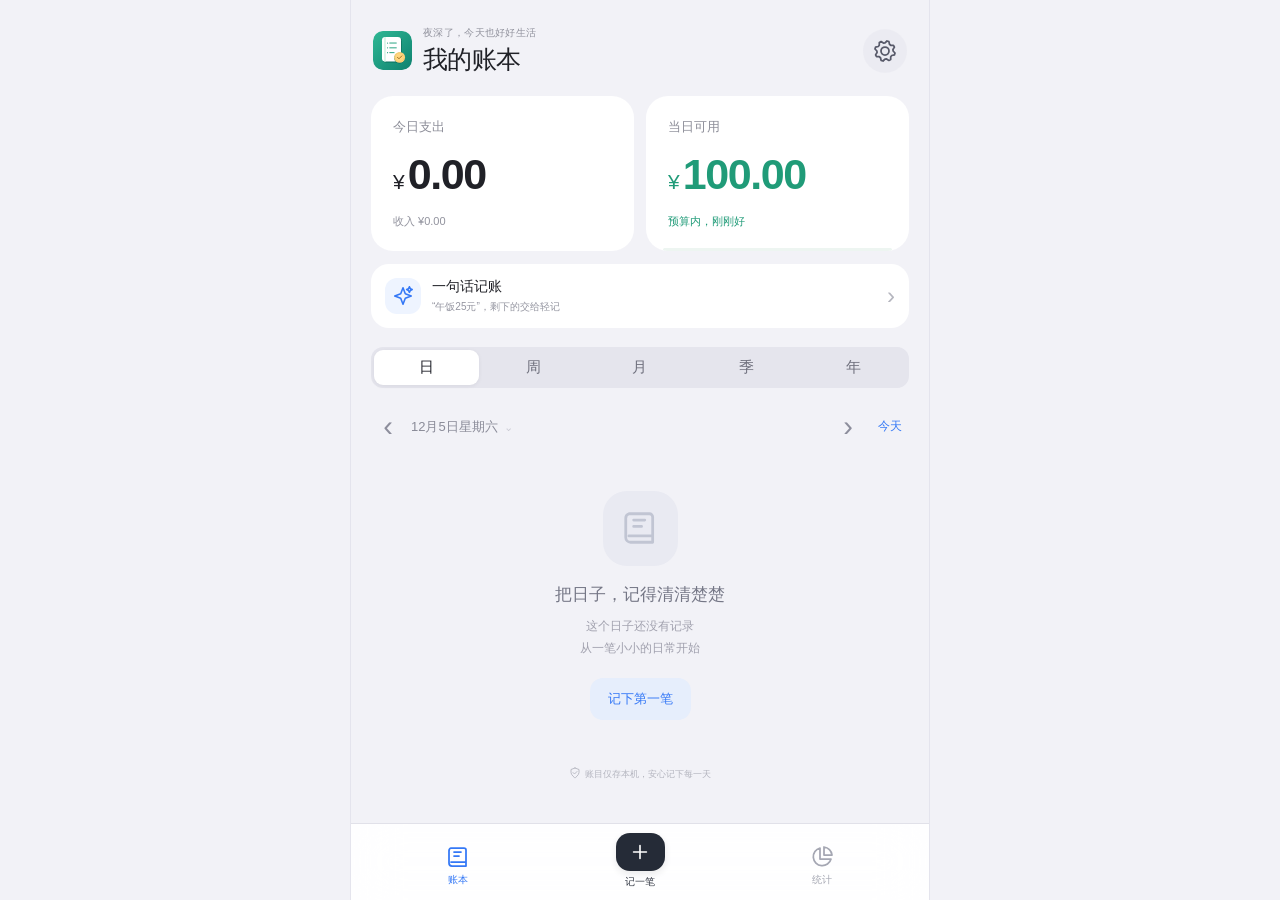
<file: qingji/index.html>
<!doctype html><html lang="zh-CN"><head><meta charset="utf-8"><meta name="viewport" content="width=device-width,initial-scale=1,viewport-fit=cover"><meta name="theme-color" content="#f2f2f7"><meta name="apple-mobile-web-app-capable" content="yes"><meta name="apple-mobile-web-app-status-bar-style" content="default"><meta name="apple-mobile-web-app-title" content="轻记"><meta name="description" content="轻记，简单、聪明的个人记账本。离线也能记录每一天。"><link rel="manifest" href="./manifest.webmanifest"><link rel="apple-touch-icon" href="./icon-180.png"><link rel="icon" href="./icon.svg"><link rel="stylesheet" href="./style.css?v=204"><title>轻记 · 记账本</title></head><body>
<div class="app" id="app"><header class="app-header"><div class="brand"><img src="./icon.svg" alt="" width="33" height="33"><div><span class="greeting" id="greeting">好好生活，轻轻记</span><h1 id="name">我的账本</h1></div></div><button id="settings" class="icon-button" aria-label="设置"></button></header><main class="app-scroll" id="mainScroll">
<section id="ledger"><div class="cards"><article class="card"><span id="expenseLabel">今日支出</span><div class="money"><small>¥</small><strong id="expense">0.00</strong></div><p id="income">收入 ¥0.00</p></article><article class="card balance"><span id="budgetLabel">今日可用</span><div class="money"><small>¥</small><strong id="remaining">100.00</strong></div><p id="budgetStatus">预算内，刚刚好</p><div class="budget-track"><i id="budgetProgress"></i></div></article></div>
<button class="smart-card" id="voice"><span class="smart-symbol" id="smartIcon"></span><span><b>一句话记账</b><small>“午饭25元”，剩下的交给轻记</small></span><span class="chevron">›</span></button><div id="recent" class="recent" hidden></div>
<div class="segments" id="periods" aria-label="统计周期"><button data-period="day" class="selected">日</button><button data-period="week">周</button><button data-period="month">月</button><button data-period="quarter">季</button><button data-period="year">年</button></div><div class="datebar"><button id="prev" aria-label="上一个日期">‹</button><label><input id="anchor" type="date" min="1900-01-01" max="2100-12-31"><span id="dateLabel"></span><span class="date-chevron">⌄</span></label><button id="next" aria-label="下一个日期">›</button><button id="today">今天</button></div><section id="records" aria-live="polite"></section><p class="local-note"><span id="shieldIcon"></span>账目仅存本机，安心记下每一天</p></section>
<section id="report" hidden><div class="page-title"><h2>看见每一笔</h2><p id="reportRange"></p></div><div class="cards"><article class="card"><span>总支出</span><div class="money"><small>¥</small><strong id="reportExpense">0.00</strong></div></article><article class="card balance"><span>总收入</span><div class="money"><small>¥</small><strong id="reportIncome">0.00</strong></div></article></div><div class="insight" id="insight"></div><h3 class="section-title">钱都花在哪里</h3><div id="chart" class="group-card"></div><p class="muted center">统计周期跟随账本首页的选择</p></section></main>
<nav class="dock" aria-label="主要导航"><button id="home" class="tab active" aria-label="账本"><span id="homeIcon"></span><b>账本</b></button><button id="add" class="add-tab" aria-label="记一笔"><span id="addIcon"></span><b>记一笔</b></button><button id="stats" class="tab" aria-label="统计"><span id="statsIcon"></span><b>统计</b></button></nav></div>
<section data-modal hidden tabindex="-1" role="dialog" aria-modal="true" id="entryDialog" class="sheet" aria-labelledby="entryTitle"><div class="sheet-shell"><header class="sheet-grab" id="entryGrab"><div class="handle" aria-hidden="true"></div><div class="sheet-title"><button type="button" id="cancelTop" class="text-button">取消</button><h2 id="entryTitle">记一笔</h2><button type="button" id="delete" class="icon-button danger" aria-label="删除账目" hidden></button><span id="titleSpacer" class="title-spacer"></span></div></header>
<form id="entryForm" class="entry-layout"><div class="sheet-scroll" id="entryScroll"><div class="amount-line"><span id="typeLabel">支出</span><span class="yen">¥</span><input id="amount" aria-label="金额" placeholder="0.00" inputmode="none" autocomplete="off" readonly><span class="amount-caret" aria-hidden="true"></span></div><div class="type-tabs"><button type="button" data-type="expense" class="selected">支出</button><button type="button" data-type="income">收入</button></div><div class="entry-fields"><label class="field-row"><span id="calendarIcon"></span><span>日期</span><input id="entryDate" type="date" min="1900-01-01" max="2100-12-31" required></label><label class="field-row note-row"><span id="noteIcon"></span><input id="note" placeholder="加个备注，也能帮你识别分类" aria-label="备注" maxlength="300" enterkeyhint="done"><button type="button" id="doneTyping" class="text-button" hidden>完成</button></label><button id="categorySuggestion" class="suggestion" type="button" hidden></button><label class="toggle-row"><span>不计入预算</span><input id="excluded" type="checkbox" role="switch"><span class="switch"></span></label></div><div class="categories" id="categories" aria-label="选择分类"></div><p class="category-hint">选择分类 · 点金额可唤起数字键盘</p></div><div class="entry-bottom"><p id="entryError" class="error" role="alert"></p><div id="keypad" class="keypad" aria-label="金额数字键盘"><button type="button" data-key="1">1</button><button type="button" data-key="2">2</button><button type="button" data-key="3">3</button><button type="button" data-key="4">4</button><button type="button" data-key="5">5</button><button type="button" data-key="6">6</button><button type="button" data-key="7">7</button><button type="button" data-key="8">8</button><button type="button" data-key="9">9</button><button type="button" data-key=".">.</button><button type="button" data-key="0">0</button><button type="button" data-key="backspace" id="backspace" aria-label="退格"></button></div><button type="submit" class="save primary" id="saveEntry">保存这一笔</button></div></form></div></section>
<section data-modal hidden tabindex="-1" role="dialog" aria-modal="true" id="smartDialog" class="sheet compact-sheet" aria-labelledby="smartTitle"><div class="sheet-shell"><header class="sheet-grab"><div class="handle"></div><div class="sheet-title"><h2 id="smartTitle">一句话记账</h2><button class="close" id="closeSmart" aria-label="关闭智能记账">×</button></div></header><form id="smartForm" class="smart-form"><p>说清楚花了什么、多少钱，轻记帮你整理。</p><label class="smart-input"><textarea id="quickText" rows="3" maxlength="120" aria-label="一句话描述账目" placeholder="比如：昨天打车18.5元" enterkeyhint="done"></textarea></label><div class="example-chips"><button type="button" data-example="午饭25元">午饭25元</button><button type="button" data-example="昨天咖啡15元">昨天咖啡15元</button><button type="button" data-example="工资到账8000">工资到账8000</button></div><p class="muted">支持日期、收支和常见分类识别。也可用 iPhone 键盘的麦克风听写；一次输入一笔，保存前可修改。</p><p id="smartError" class="error" role="alert"></p><button class="primary" type="submit">识别并确认</button></form></div></section>
<section data-modal hidden tabindex="-1" role="dialog" aria-modal="true" id="settingsDialog" class="sheet" aria-labelledby="settingsTitle"><div class="sheet-shell"><header class="sheet-grab"><div class="handle"></div><div class="sheet-title"><h2 id="settingsTitle">我的账本</h2><button class="close" id="closeSettings" aria-label="关闭设置">×</button></div></header><div class="sheet-scroll settings-scroll"><div class="settings-brand"><img src="./icon.svg" alt="轻记图标"><div><h3>轻记</h3><p>好好生活，轻轻记账</p></div><span>2.0.4</span></div><form id="settingsForm"><div class="group-card"><label class="setting-row">账本名称<input id="bookName" maxlength="30" required></label><label class="setting-row">每日预算<input id="dailyBudget" inputmode="decimal" required aria-label="每日预算（元）"></label></div><p class="muted">周期预算 = 每日预算 × 周期天数</p><button type="submit" class="primary">保存设置</button><p class="error" id="settingsError" role="alert"></p></form><h3 class="section-title">数据与备份</h3><div class="group-card setting-actions"><button id="export"><span id="exportIcon"></span>导出账目备份<span>›</span></button><button id="import"><span id="importIcon"></span>恢复备份<span>›</span></button><input type="file" id="importFile" accept=".json,application/json" hidden></div><p class="muted">账目仅保存在本机。换手机或清除网站数据前，请将备份保存到“文件”，再到新设备恢复。</p><h3 class="section-title">像 App 一样使用</h3><div class="install-card"><span id="installIcon"></span><div><b>添加到 iPhone 主屏幕</b><p>Safari → 分享 → 添加到主屏幕。下次从桌面打开，即可全屏记账。</p></div></div><a class="download-link" href="./qingji-app.zip" download>下载完整软件包</a><p class="version">轻记 2.0.4 · 支持离线记账</p></div></div></section>
<section data-modal hidden tabindex="-1" role="dialog" aria-modal="true" id="confirmDialog" class="confirm-dialog" aria-labelledby="confirmTitle"><div class="confirm-icon" id="confirmIcon"></div><h2 id="confirmTitle">删除这笔账目？</h2><p id="confirmMessage">删除后可在提示中撤销。</p><div class="confirm-actions"><button id="confirmCancel">取消</button><button id="confirmOk" class="danger">删除</button></div></section>
<div id="toast" role="status"><span id="toastText"></span><button id="undo" hidden>撤销</button></div><script type="module" src="./app.js?v=204"></script></body></html>
</file>
<file: qingji/style.css>
:root{font-family:-apple-system,BlinkMacSystemFont,"PingFang SC","Helvetica Neue",sans-serif;color:#202127;background:#f2f2f7;font-synthesis:none;--green:#209b78;--red:#e64c4e;--blue:#3478f6;--muted:#92939e;--safe-top:env(safe-area-inset-top,0px);--vv-height:100dvh;--keyboard-bottom:0px}*{box-sizing:border-box}html{height:100%;overflow:hidden;-webkit-text-size-adjust:100%}body{margin:0;width:100%;height:100%;overflow:hidden;overscroll-behavior:none}button,input,textarea{font:inherit}button{border:0;cursor:pointer;color:inherit;touch-action:manipulation;-webkit-user-select:none;user-select:none}button,a,input,textarea{-webkit-tap-highlight-color:transparent}button:active{filter:brightness(.94);transform:scale(.975)}button:focus-visible,a:focus-visible{outline:3px solid #3478f6;outline-offset:3px}input,textarea{font-size:16px;min-width:0;color:inherit;max-width:100%;-webkit-appearance:none;appearance:none}input:focus,textarea:focus{outline:none}button svg{width:24px;height:24px;display:block}svg{flex-shrink:0}.app{height:100dvh;height:100%;max-width:580px;margin:auto;display:flex;flex-direction:column;overflow:hidden;background:#f2f2f7}.app-header{flex-shrink:0;padding:calc(env(safe-area-inset-top) + 18px) 22px 13px;display:flex;align-items:center;justify-content:space-between;gap:12px}.brand{display:flex;align-items:center;gap:11px;min-width:0}.brand>img{border-radius:10px;width:39px;height:39px}.brand>div{min-width:0}.greeting{display:block;color:#92939e;font-size:10px;letter-spacing:.3px;margin-bottom:3px}.brand h1{font-size:25px;font-weight:750;line-height:1.3;letter-spacing:-.7px;margin:0;overflow:hidden;white-space:nowrap;text-overflow:ellipsis;max-width:270px}.icon-button{width:44px;height:44px;display:grid;place-items:center;flex-shrink:0;background:#e6e6ee80;border-radius:50%;color:#575969}.app-scroll{overflow-y:auto;overflow-x:hidden;overscroll-behavior-y:contain;-webkit-overflow-scrolling:touch;min-height:0;flex:1;padding:7px 20px 20px;scroll-padding:20px}.cards{display:grid;grid-template-columns:minmax(0,1fr) minmax(0,1fr);gap:12px}.card{min-height:141px;background:#fff;border-radius:22px;padding:18px 17px 16px;position:relative;overflow:hidden;display:flex;flex-direction:column;justify-content:space-between}.card>span{font-size:13px;color:#8d8e99}.money{display:flex;align-items:baseline;gap:3px;white-space:nowrap;margin-top:13px;letter-spacing:-1.4px;font-variant-numeric:tabular-nums}.money small{font-size:21px;letter-spacing:0;flex-shrink:0}.money strong{font-size:35px;line-height:1.15;font-weight:700;min-width:0}.card p{font-size:11px;margin:12px 0 0;color:#92939e}.balance .money,.balance p{color:var(--green)}.balance.over .money,.balance.over p{color:var(--red)}.budget-track{height:3px;position:absolute;bottom:0;left:17px;right:17px;background:#edf5f1;border-radius:3px;overflow:hidden}.budget-track i{display:block;height:100%;background:#209b78;border-radius:3px}.balance.over .budget-track i{background:var(--red)}.smart-card{display:flex;align-items:center;width:100%;gap:11px;background:#fff;padding:14px;border-radius:18px;text-align:left;margin:13px 0 19px}.smart-symbol{width:36px;height:36px;border-radius:12px;background:#eef4ff;color:#3478f6;display:grid;place-items:center}.smart-symbol svg{width:22px;height:22px}.smart-card>span:nth-child(2){min-width:0;flex:1}.smart-card b{display:block;font-weight:600;font-size:14px}.smart-card small{display:block;font-size:10px;color:#9495a0;margin-top:4px}.chevron{font-size:24px;color:#b5b6bf}.recent{display:flex;gap:7px;margin:-7px 0 17px;overflow-x:auto;scrollbar-width:none}.recent button{background:#e9e9f1;color:#747586;padding:8px 11px;border-radius:22px;font-size:11px;white-space:nowrap}.segments{display:flex;border-radius:12px;background:#e5e5ed;padding:3px;gap:2px}.segments button{flex:1;background:transparent;border-radius:9px;min-height:35px;font-size:15px;color:#6f707d;font-weight:500}.segments button.selected{color:#22232b;background:white;box-shadow:0 1px 4px #25233310}.datebar{display:flex;align-items:center;gap:6px;margin:17px 0 9px;min-height:42px;color:#8a8b98}.datebar>button{width:34px;min-height:44px;background:transparent;font-size:29px;color:#8d8e9c;border-radius:12px}.datebar label{position:relative;display:flex;align-items:center;gap:7px;font-size:13px;flex:1;min-height:44px;min-width:0;white-space:nowrap}.datebar input{position:absolute;opacity:0;inset:0;width:100%;height:100%;cursor:pointer;font-size:16px}.date-chevron{font-size:13px;color:#b8b8c4}#today{width:auto;color:var(--blue);font-size:12px;padding:0 7px}.day-group h3{font-size:11px;font-weight:400;color:#a2a2af;margin:18px 3px 9px}.records-list{background:#fff;border-radius:19px;overflow:hidden}.record{display:flex;align-items:center;text-align:left;width:100%;gap:12px;padding:14px;background:#fff;position:relative}.record+.record:before{content:'';position:absolute;top:0;left:69px;right:14px;background:#f0f0f5;height:1px}.category-icon{display:grid;place-items:center;color:#fff;flex-shrink:0;width:43px;height:43px;border-radius:12px}.category-icon svg{width:25px;height:25px}.record .detail{flex:1;min-width:0}.record .title{display:block;font-size:16px;font-weight:500;overflow:hidden;text-overflow:ellipsis;white-space:nowrap}.record .note{display:block;font-size:10px;color:#a0a0ae;margin-top:5px;overflow:hidden;white-space:nowrap;text-overflow:ellipsis}.record .value{font-size:18px;letter-spacing:-.4px;font-variant-numeric:tabular-nums;white-space:nowrap;flex-shrink:0}.record .value.income{color:var(--green)}.record .row-chevron{color:#c7c7d1;font-size:17px;margin-left:-4px}.empty{text-align:center;padding:29px 12px 24px}.empty-illustration{color:#c1c5d3;display:grid;place-items:center;margin:4px auto 17px;width:75px;height:75px;border-radius:24px;background:#e9eaf2}.empty-illustration svg{width:38px;height:38px}.empty h3{font-size:17px;font-weight:600;color:#757786;margin:0 0 9px}.empty p{font-size:12px;color:#a1a1ae;line-height:1.9;margin:0}.empty button{font-size:13px;background:#e6eefc;color:#3478f6;padding:12px 18px;border-radius:13px;margin-top:18px}.local-note{display:flex;align-items:center;justify-content:center;gap:4px;color:#b3b4be;font-size:9px;margin:23px 0 8px}.local-note svg{width:12px;height:12px}.dock{flex-shrink:0;display:flex;align-items:flex-end;padding:8px 26px calc(env(safe-area-inset-bottom) + 10px);gap:20px;background:#ffffffed;backdrop-filter:blur(24px);border-top:.5px solid #e1e1e9;min-height:70px}.dock button{flex:1;background:transparent;display:flex;align-items:center;flex-direction:column;justify-content:center;gap:4px;min-height:49px;color:#a5a7b3;border-radius:16px}.dock b{font-size:10px;font-weight:500}.dock .tab.active{color:var(--blue)}.dock .add-tab{color:#333845}.add-tab>span{background:#252b37;color:#fff;width:49px;height:38px;border-radius:14px;display:grid;place-items:center;box-shadow:0 3px 7px #20242c18}.add-tab svg{width:22px;height:22px}.page-title{padding:7px 2px 14px}.page-title h2{font-size:23px;letter-spacing:-.5px;margin:0 0 8px}.page-title p{font-size:12px;color:#9697a4;margin:0}.section-title{font-size:14px;font-weight:600;color:#858795;margin:23px 4px 11px}.group-card{background:#fff;border-radius:18px;overflow:hidden}.insight{font-size:12px;line-height:1.8;color:#6b7e75;background:#e6f1eb;padding:13px 15px;border-radius:15px;margin-top:14px}.chart-row{display:flex;gap:11px;align-items:center;padding:15px}.chart-row+.chart-row{border-top:1px solid #f2f2f6}.chart-row .category-icon{width:36px;height:36px;border-radius:11px}.chart-row svg{width:21px;height:21px}.chart-info{flex:1;min-width:0}.chart-label{display:flex;justify-content:space-between;font-size:13px;gap:5px}.chart-percent{font-size:10px;color:#a2a3af;margin-left:7px}.bar{background:#f0f0f6;height:4px;border-radius:4px;margin-top:9px;overflow:hidden}.bar i{display:block;height:100%;border-radius:4px}.chart-empty{padding:22px;text-align:center;color:#9c9eac;font-size:13px;line-height:1.9}.muted{font-size:11px;line-height:1.8;color:#a0a1ae;margin:11px 4px}.center{text-align:center}
/* iPhone bottom sheets: only the middle scrolls; actions stay reachable. */
.sheet{position:fixed;inset:auto 0 var(--keyboard-bottom) 0;margin:0 auto;padding:0;border:0;width:100%;max-width:580px;max-height:calc(var(--vv-height) - max(env(safe-area-inset-top),12px));border-radius:28px 28px 0 0;background:#fff;color:#25262e;overflow:hidden;box-shadow:0 -12px 55px #1b20301a;overscroll-behavior:contain}.sheet[data-open]{display:flex;flex-direction:column}.sheet::backdrop{background:#15172550;backdrop-filter:blur(5px)}.sheet-shell{width:100%;display:flex;flex-direction:column;min-height:0;max-height:inherit;overflow:hidden;flex:1}.sheet-grab{touch-action:none;flex-shrink:0;position:relative;padding:9px 17px 3px;cursor:grab;background:#fff;z-index:2}.handle{width:40px;height:5px;background:#d9dae2;border-radius:8px;margin:0 auto 5px}.sheet-title{display:flex;align-items:center;justify-content:space-between;min-height:42px;position:relative}.sheet-title h2{font-size:17px;font-weight:650;margin:0;position:absolute;left:50%;transform:translateX(-50%);white-space:nowrap;pointer-events:none}.text-button{background:transparent;color:var(--blue);font-size:14px;padding:8px 5px;min-height:44px;min-width:44px}.title-spacer{width:44px}.sheet-title .icon-button{background:transparent;width:44px;height:44px}.danger{color:var(--red)}.entry-layout{display:flex;flex-direction:column;min-height:0;overflow:hidden;flex:1;margin:0}.sheet-scroll{overflow-y:auto;overflow-x:hidden;min-height:0;flex:1;overscroll-behavior-y:contain;-webkit-overflow-scrolling:touch;touch-action:pan-y;scroll-padding:20px}.entry-layout>.sheet-scroll{padding:0 21px 4px}.amount-line{display:flex;align-items:baseline;justify-content:center;gap:6px;color:var(--red);height:78px;padding-top:8px;max-width:100%;overflow:hidden;position:relative}.amount-line>span:first-child{font-size:21px;font-weight:650;white-space:nowrap}.amount-line .yen{color:#9697a3;font-size:23px}.amount-line input{border:0;background:transparent;outline:none;color:inherit;font-size:45px;font-weight:650;letter-spacing:-1.7px;line-height:1.25;padding:0;width:128px;min-height:54px;caret-color:transparent;cursor:pointer;text-align:left}.amount-line input::placeholder{color:#cccdd6}.amount-caret{height:36px;width:2px;background:#3478f6;margin-left:-4px;align-self:center;display:none}.amount-line.focused .amount-caret{display:block}.type-tabs{display:flex;gap:6px;padding:3px;background:#f2f2f7;border-radius:13px;margin:1px 0 9px}.type-tabs button{flex:1;background:transparent;color:#9b9ca9;border-radius:10px;min-height:35px;font-size:16px;font-weight:600}.type-tabs [data-type=expense].selected{background:#fff;color:var(--red);box-shadow:0 1px 5px #2222340c}.type-tabs [data-type=income].selected{background:#fff;color:var(--green);box-shadow:0 1px 5px #2222340c}.field-row{display:flex;align-items:center;gap:9px;min-height:44px;border-bottom:1px solid #f0f0f5;font-size:13px;color:#90919e}.field-row>span:first-child{display:flex;color:#a4a5b1}.field-row svg{width:17px;height:17px}.field-row input[type=date]{margin-left:auto;border:0;background:transparent;font-size:16px;line-height:1.4;text-align:right;max-width:190px;padding:7px 0;color:#5c5e70;min-height:40px}.note-row input{border:0;background:transparent;padding:9px 0;flex:1;width:100%;font-size:16px;min-height:44px}.note-row input::placeholder{color:#b2b3be;font-size:13px}.note-row .text-button{padding:0;color:var(--blue);font-size:13px}.toggle-row{display:flex;align-items:center;justify-content:space-between;color:#9697a4;font-size:12px;min-height:43px;position:relative}.toggle-row input{position:absolute;right:0;opacity:0;width:47px;height:32px;cursor:pointer;z-index:1}.switch{width:44px;height:27px;padding:3px;border-radius:20px;background:#e0e1e7;pointer-events:none}.switch:before{content:'';display:block;background:white;width:21px;height:21px;border-radius:50%;box-shadow:0 1px 4px #0002;transition:transform .18s}.toggle-row input:checked+.switch{background:#29b27f}.toggle-row input:checked+.switch:before{transform:translateX(17px)}.toggle-row input:focus-visible+.switch{outline:3px solid var(--blue)}.categories{display:grid;grid-template-columns:repeat(5,minmax(0,1fr));gap:12px 6px;padding:9px 0 4px}.category{background:transparent;display:flex;flex-direction:column;align-items:center;gap:6px;padding:0 0 3px;min-height:65px;color:#8c8e9d;font-size:10px;position:relative}.category .category-icon{width:43px;height:43px;border-radius:13px;opacity:1;transition:box-shadow .15s,transform .15s}.category.selected{color:#3478f6;font-weight:500}.category.selected .category-icon{box-shadow:0 0 0 2px #fff,0 0 0 3.5px var(--blue)}.category.selected:after{content:'✓';position:absolute;top:-4px;right:calc(50% - 28px);width:15px;height:15px;border-radius:50%;background:#3478f6;color:white;border:2px solid white;font-size:8px;display:grid;place-items:center}.category-hint{text-align:center;color:#b9bac5;font-size:9px;line-height:1.4;margin:5px 0 8px}.suggestion{font-size:11px;color:#3478f6;background:#eef4ff;padding:8px 10px;border-radius:8px;margin:7px 0 0}.entry-bottom{flex-shrink:0;background:#f5f5f9;border-top:1px solid #eeeef5;padding:7px 14px calc(env(safe-area-inset-bottom) + 10px)}.keypad{display:grid;grid-template-columns:repeat(3,1fr);gap:5px 6px;margin-bottom:8px}.keypad button{min-height:44px;border-radius:11px;background:#fff;font-size:25px;line-height:1.1;color:#303341;font-weight:400;box-shadow:0 1px 0 #b1b3c51a}.keypad button[data-key="."],.keypad button[data-key="backspace"]{background:transparent;box-shadow:none}.keypad button[data-key="backspace"]{display:grid;place-items:center}.keypad svg{width:24px;height:24px}.primary{width:100%;min-height:47px;border-radius:14px;background:#252b37;color:white;font-size:16px;font-weight:600;padding:12px 17px}.primary:disabled{opacity:.4}.save{background:#3478f6}.error{font-size:12px;line-height:1.5;color:var(--red);margin:0 0 7px}.error:empty{display:none}.close{display:grid;place-items:center;margin-left:auto;border:0;background:#f0f0f6;border-radius:50%;width:44px;height:44px;font-size:23px;color:#9b9daa}.keyboard-open #keypad{display:none}.keyboard-open .entry-bottom{padding-bottom:10px}.keyboard-open .category-hint{display:none}.keyboard-open .sheet{border-radius:22px 22px 0 0}.settings-scroll{padding:7px 21px calc(env(safe-area-inset-bottom) + 24px)}.settings-brand{display:flex;align-items:center;gap:12px;padding:14px 0 21px}.settings-brand img{width:49px;height:49px;border-radius:14px}.settings-brand h3{font-size:19px;margin:0 0 5px}.settings-brand p{margin:0;font-size:11px;color:#a1a3af}.settings-brand>span{margin-left:auto;background:#f1f2f7;color:#a1a3ae;font-size:11px;border-radius:8px;padding:5px 8px}.setting-row{display:flex;align-items:center;gap:12px;font-size:14px;white-space:nowrap;padding:9px 14px;min-height:52px}.setting-row+.setting-row{border-top:1px solid #f0f0f5}.setting-row input{border:0;background:transparent;text-align:right;flex:1;min-height:32px;color:#777b8d;font-size:16px;width:100%}.setting-actions button{display:flex;align-items:center;width:100%;background:#fff;text-align:left;gap:12px;min-height:52px;padding:12px 15px;font-size:14px}.setting-actions button+button{border-top:1px solid #f0f0f5}.setting-actions button>span:first-child{color:#3478f6}.setting-actions svg{width:20px;height:20px}.setting-actions button>span:last-child{color:#bcbec9;font-size:22px;margin-left:auto}.install-card{display:flex;align-items:center;gap:12px;background:#fff;border-radius:17px;padding:16px}.install-card>span{color:#3478f6}.install-card b{font-size:13px;font-weight:600}.install-card p{font-size:11px;color:#a0a2af;line-height:1.7;margin:7px 0 0}.download-link{display:block;font-size:12px;text-align:center;color:#9299b0;text-decoration:none;padding:21px 0 3px}.version{text-align:center;color:#b6b8c4;font-size:10px;margin-top:15px}.compact-sheet{max-height:calc(var(--vv-height) - max(env(safe-area-inset-top),12px))}.smart-form{padding:2px 21px calc(env(safe-area-inset-bottom) + 20px);overflow:auto;min-height:0}.smart-form>p:first-child{font-size:12px;color:#9c9fac;line-height:1.8;margin:4px 0 17px}.smart-input{display:block;background:#f2f4fa;border-radius:16px;padding:14px}.smart-input textarea{display:block;border:0;background:transparent;resize:none;width:100%;font-size:18px;line-height:1.6}.smart-input textarea::placeholder{color:#b6bac8}.example-chips{display:flex;gap:6px;flex-wrap:wrap;margin:12px 0}.example-chips button{min-height:34px;padding:8px 10px;background:#eff2f8;color:#7d87a0;font-size:11px;border-radius:10px}.confirm-dialog{border:0;background:#fff;color:#2f3240;width:calc(100% - 62px);max-width:315px;border-radius:23px;padding:22px 20px 0;text-align:center}.confirm-dialog::backdrop{background:#171d3455;backdrop-filter:blur(5px)}.confirm-icon{display:grid;place-items:center;width:45px;height:45px;border-radius:16px;color:var(--red);background:#fff0f0;margin:0 auto 12px}.confirm-icon svg{width:23px;height:23px}.confirm-dialog h2{font-size:17px;margin:0 0 9px}.confirm-dialog p{font-size:12px;line-height:1.8;color:#9698a7;margin:0 0 18px}.confirm-actions{display:flex;border-top:1px solid #eeeef5;margin:0 -20px}.confirm-actions button{flex:1;background:transparent;padding:15px;font-size:16px;min-height:50px}.confirm-actions button+button{border-left:1px solid #eeeef5}.confirm-actions #confirmCancel{color:#3478f6}#toast{position:fixed;left:50%;bottom:calc(env(safe-area-inset-bottom) + 90px);transform:translateX(-50%) translateY(8px);display:flex;gap:18px;align-items:center;background:#252b37f2;color:#fff;border-radius:16px;padding:14px 18px;font-size:12px;z-index:100;max-width:calc(100% - 36px);width:max-content;pointer-events:none;opacity:0;transition:opacity .2s,transform .2s;line-height:1.6;box-shadow:0 5px 20px #0001}#toast.show{opacity:1;transform:translateX(-50%);pointer-events:auto}#undo{background:transparent;color:#8cb6ff;font-size:13px;min-width:35px;white-space:nowrap;padding:4px}html.modal-open .app{pointer-events:none}html.modal-open .dock{visibility:hidden}@media(min-width:650px){.app{border-left:1px solid #e4e4ed;border-right:1px solid #e4e4ed}.app-header{padding-top:26px}.card{min-height:155px;padding:22px}.money strong{font-size:43px}.sheet{border-radius:27px;bottom:calc(var(--keyboard-bottom) + 18px);max-height:calc(var(--vv-height) - 40px)}.categories{gap:18px 10px}.category .category-icon{width:48px;height:48px}.entry-layout>.sheet-scroll{padding-left:27px;padding-right:27px}.keypad button{min-height:43px}}@media(max-width:360px){.app-header{padding-left:16px;padding-right:16px}.brand h1{font-size:22px;max-width:205px}.app-scroll{padding-left:14px;padding-right:14px}.card{padding:16px 13px;min-height:128px}.money strong{font-size:30px}.card>span{font-size:12px}.record{gap:9px;padding:12px}.record .value{font-size:16px}.entry-layout>.sheet-scroll{padding-left:15px;padding-right:15px}.category .category-icon{width:39px;height:39px;border-radius:12px}.category-icon svg{width:23px;height:23px}.categories{gap:9px 4px}.keypad button{min-height:44px;font-size:22px}.amount-line{height:66px}.amount-line input{font-size:39px;min-height:48px}.type-tabs{margin-bottom:5px}.field-row{min-height:41px}.toggle-row{min-height:38px}.category-hint{margin:3px 0}.entry-bottom{padding-top:5px}}@media(prefers-reduced-motion:reduce){*{transition:none!important;animation:none!important;scroll-behavior:auto!important}}[hidden]{display:none!important}


/* Explicit-size overlay: no native dialog top layer or root transform animation. */
.modal-layer{position:fixed;top:0;left:0;right:0;bottom:auto;height:100%;z-index:100;isolation:isolate;overflow:hidden;background:rgba(24,29,44,.34)}
.modal-scrim{position:absolute;inset:0;z-index:0;touch-action:none}
.modal-layer .sheet{position:absolute;top:auto;bottom:0;left:0;right:0;margin:0 auto;max-height:none;min-height:100px;animation:none;transition:none;opacity:1;visibility:visible;transform:none}
.modal-layer .sheet-shell{height:100%;max-height:none;flex:0 0 auto;min-height:0;overflow:hidden}
.modal-layer .sheet-grab{flex:0 0 auto}
.modal-layer .entry-layout{flex:1 1 0;min-height:0}
.modal-layer .sheet-scroll{flex:1 1 0;min-height:0}
.modal-layer .smart-form{flex:1 1 0;min-height:0}
.modal-layer .confirm-dialog{position:absolute;top:50%;left:0;right:0;margin:0 auto;transform:translateY(-50%);height:auto;max-height:calc(100% - 24px);overflow:auto}
.modal-layer.short-viewport .keypad{grid-template-columns:repeat(6,minmax(0,1fr))}
#toast{z-index:200}
</file>
